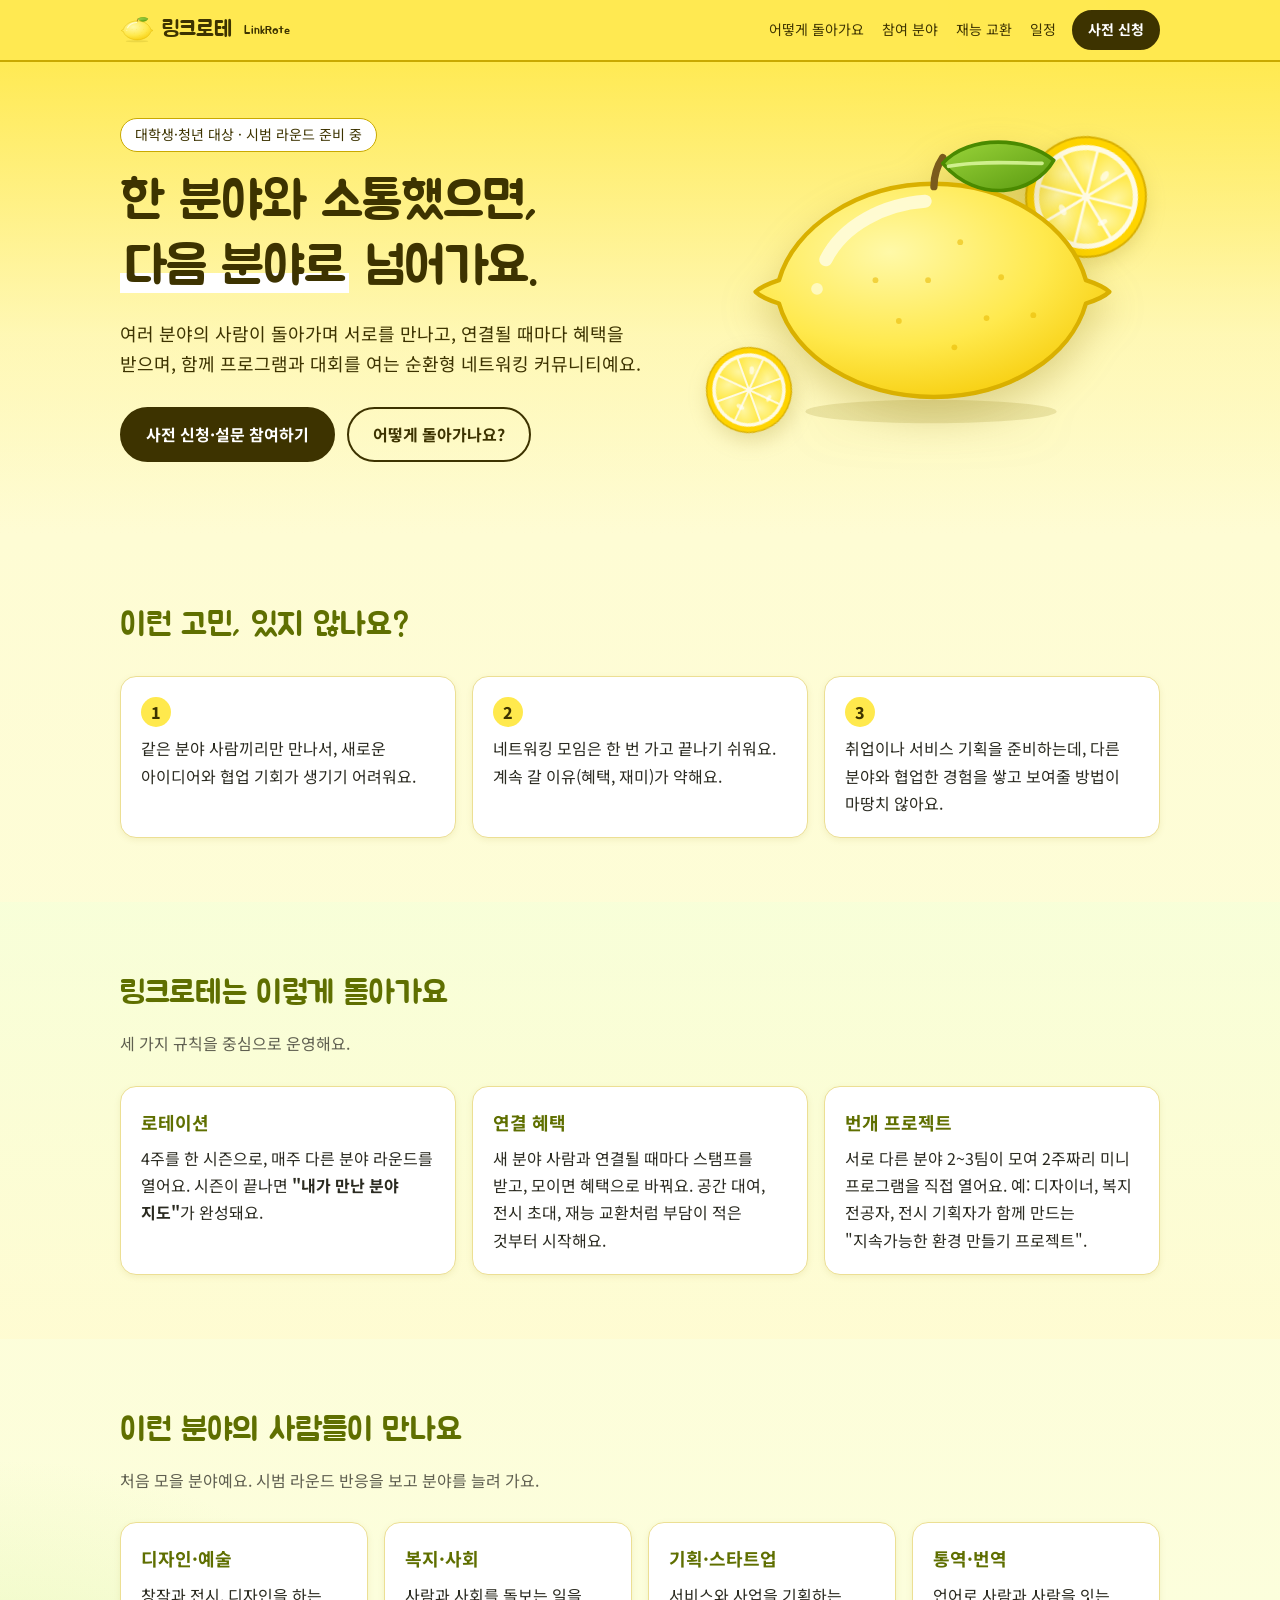
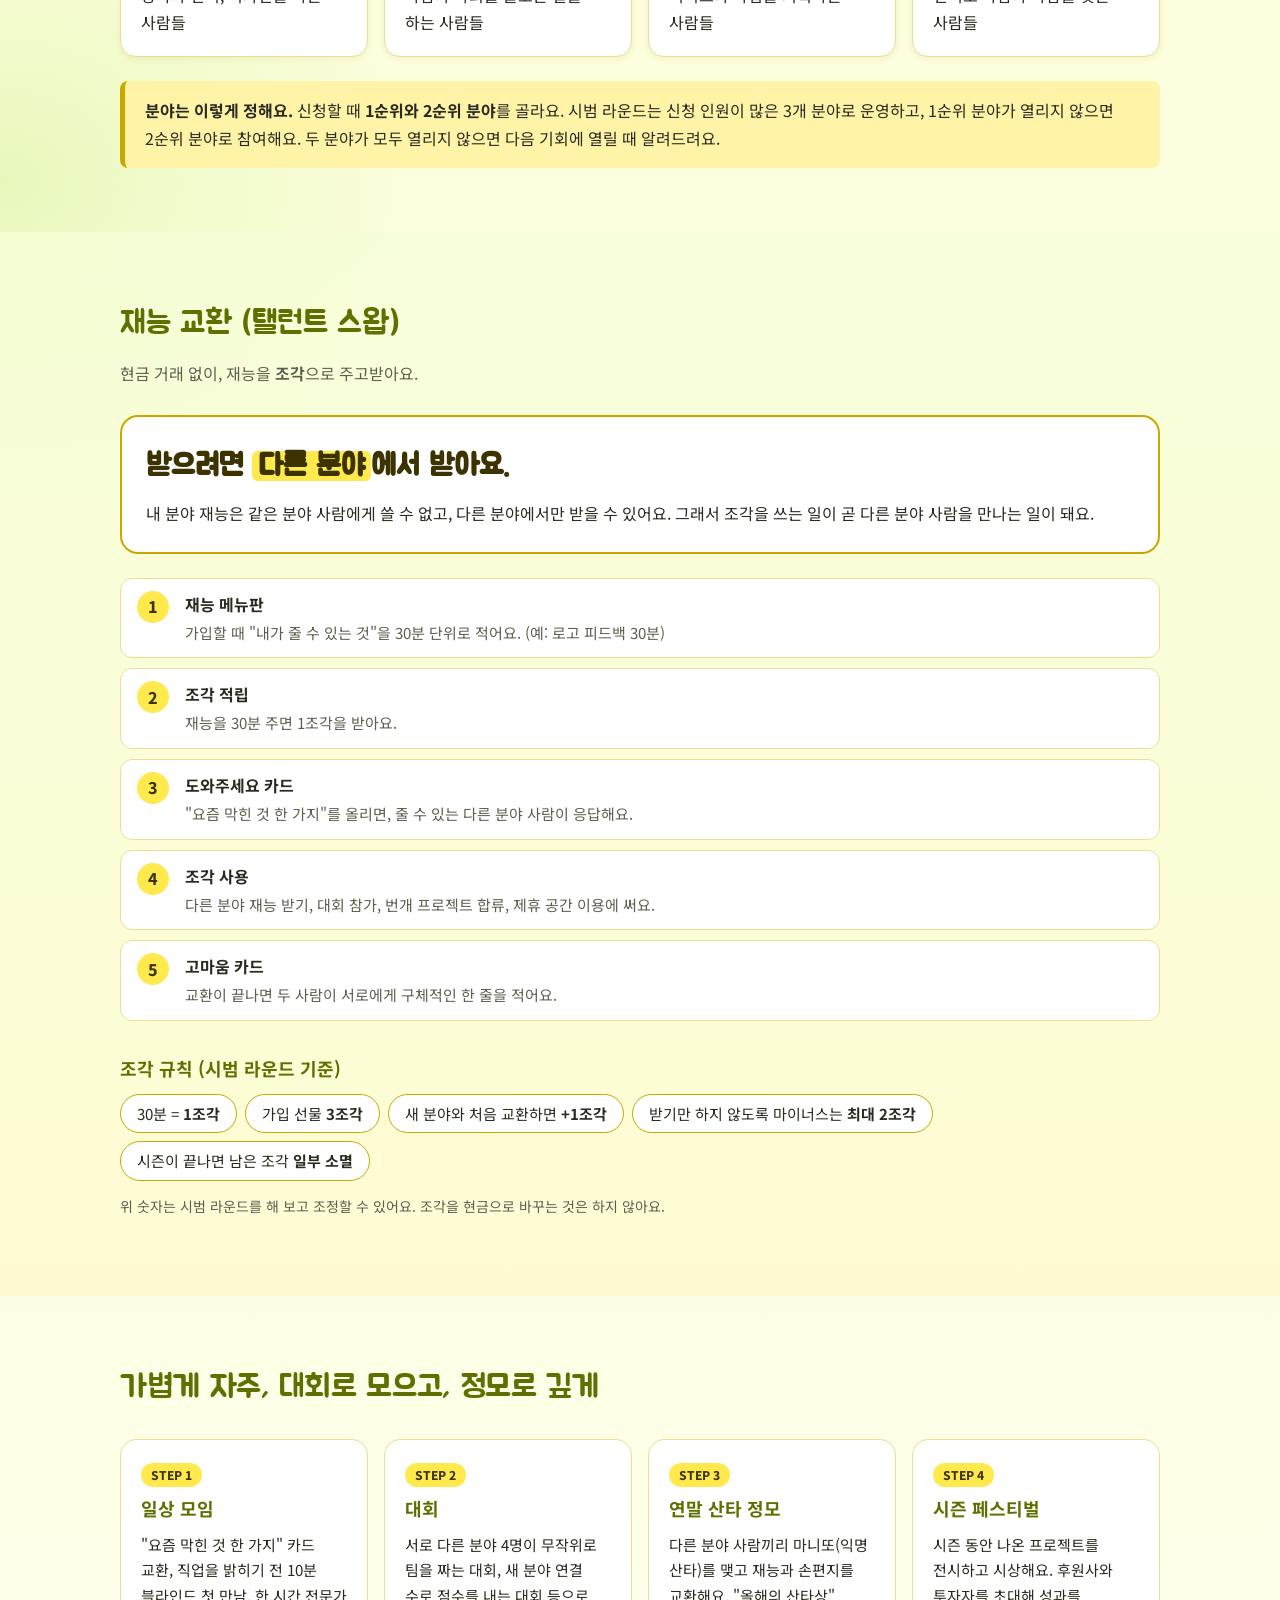
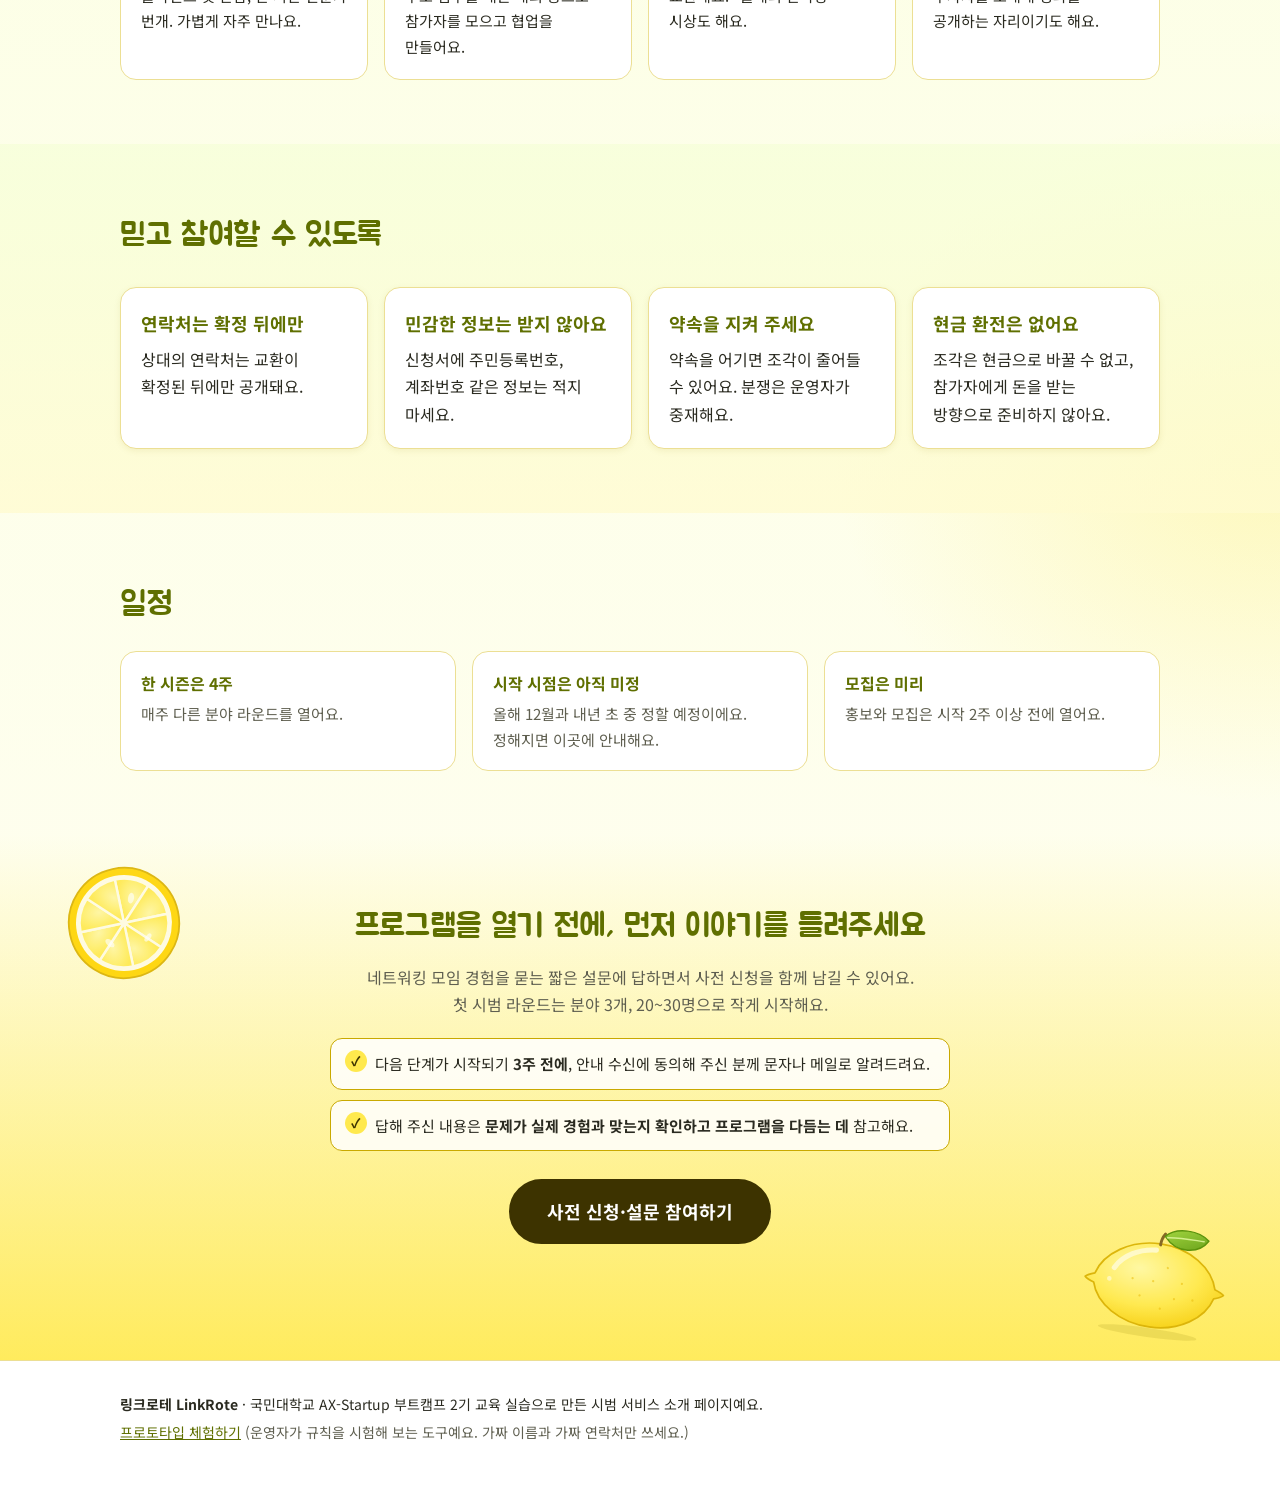
<file: index.html>
<!DOCTYPE html>
<html lang="ko">
<head>
<meta charset="utf-8">
<meta name="viewport" content="width=device-width, initial-scale=1">
<title>링크로테 | 분야를 돌아가며 만나는 순환 네트워킹</title>
<meta name="description" content="여러 분야의 사람이 돌아가며 서로를 만나고, 연결될 때마다 혜택을 받으며, 함께 프로그램과 대회를 여는 순환형 네트워킹 커뮤니티, 링크로테.">
<link rel="icon" type="image/svg+xml" href="img/lemon.svg">
<link rel="preconnect" href="https://fonts.googleapis.com">
<link rel="preconnect" href="https://fonts.gstatic.com" crossorigin>
<link href="https://fonts.googleapis.com/css2?family=Jua&family=Noto+Sans+KR:wght@400;500;700;800&display=swap" rel="stylesheet">
<link rel="stylesheet" href="css/landing.css">
</head>
<body>

<header class="top">
  <div class="wrap top-in">
    <a class="logo" href="#top"><img src="img/lemon.svg" alt="" aria-hidden="true">링크로테 <small>LinkRote</small></a>
    <nav aria-label="페이지 안 메뉴">
      <a href="#how">어떻게 돌아가요</a>
      <a href="#fields">참여 분야</a>
      <a href="#swap">재능 교환</a>
      <a href="#schedule">일정</a>
      <a class="btn small" href="#apply" data-apply>사전 신청</a>
    </nav>
  </div>
</header>

<main id="top">

  <!-- 첫 화면 -->
  <section class="hero">
    <div class="wrap hero-grid">
      <div class="hero-text">
      <p class="badge">대학생·청년 대상 · 시범 라운드 준비 중</p>
      <h1>한 분야와 소통했으면,<br><em>다음 분야로</em> 넘어가요.</h1>
      <p class="lead">여러 분야의 사람이 돌아가며 서로를 만나고, 연결될 때마다 혜택을 받으며, 함께 프로그램과 대회를 여는 순환형 네트워킹 커뮤니티예요.</p>
      <div class="cta">
        <a class="btn" href="#apply" data-apply>사전 신청·설문 참여하기</a>
        <a class="btn ghost" href="#how">어떻게 돌아가나요?</a>
      </div>
      </div>
      <div class="hero-art" aria-hidden="true">
        <img class="slice s1" src="img/slice.svg" alt="">
        <img class="slice s2" src="img/slice.svg" alt="">
        <img class="lemon" src="img/lemon.svg" alt="">
      </div>
    </div>
  </section>

  <!-- 문제 -->
  <section class="sec">
    <div class="wrap">
      <h2>이런 고민, 있지 않나요?</h2>
      <ul class="cards three">
        <li><span class="num">1</span><p>같은 분야 사람끼리만 만나서, 새로운 아이디어와 협업 기회가 생기기 어려워요.</p></li>
        <li><span class="num">2</span><p>네트워킹 모임은 한 번 가고 끝나기 쉬워요. 계속 갈 이유(혜택, 재미)가 약해요.</p></li>
        <li><span class="num">3</span><p>취업이나 서비스 기획을 준비하는데, 다른 분야와 협업한 경험을 쌓고 보여줄 방법이 마땅치 않아요.</p></li>
      </ul>
    </div>
  </section>

  <!-- 규칙 -->
  <section class="sec alt" id="how">
    <div class="wrap">
      <h2>링크로테는 이렇게 돌아가요</h2>
      <p class="sub">세 가지 규칙을 중심으로 운영해요.</p>
      <ol class="cards three">
        <li><h3>로테이션</h3><p>4주를 한 시즌으로, 매주 다른 분야 라운드를 열어요. 시즌이 끝나면 <b>"내가 만난 분야 지도"</b>가 완성돼요.</p></li>
        <li><h3>연결 혜택</h3><p>새 분야 사람과 연결될 때마다 스탬프를 받고, 모이면 혜택으로 바꿔요. 공간 대여, 전시 초대, 재능 교환처럼 부담이 적은 것부터 시작해요.</p></li>
        <li><h3>번개 프로젝트</h3><p>서로 다른 분야 2~3팀이 모여 2주짜리 미니 프로그램을 직접 열어요. 예: 디자이너, 복지 전공자, 전시 기획자가 함께 만드는 "지속가능한 환경 만들기 프로젝트".</p></li>
      </ol>
    </div>
  </section>

  <!-- 분야 -->
  <section class="sec" id="fields">
    <div class="wrap">
      <h2>이런 분야의 사람들이 만나요</h2>
      <p class="sub">처음 모을 분야예요. 시범 라운드 반응을 보고 분야를 늘려 가요.</p>
      <ul class="cards four">
        <li><h3>디자인·예술</h3><p>창작과 전시, 디자인을 하는 사람들</p></li>
        <li><h3>복지·사회</h3><p>사람과 사회를 돌보는 일을 하는 사람들</p></li>
        <li><h3>기획·스타트업</h3><p>서비스와 사업을 기획하는 사람들</p></li>
        <li><h3>통역·번역</h3><p>언어로 사람과 사람을 잇는 사람들</p></li>
      </ul>
      <div class="note">
        <b>분야는 이렇게 정해요.</b> 신청할 때 <b>1순위와 2순위 분야</b>를 골라요. 시범 라운드는 신청 인원이 많은 3개 분야로 운영하고, 1순위 분야가 열리지 않으면 2순위 분야로 참여해요. 두 분야가 모두 열리지 않으면 다음 기회에 열릴 때 알려드려요.
      </div>
    </div>
  </section>

  <!-- 재능 교환 -->
  <section class="sec alt" id="swap">
    <div class="wrap">
      <h2>재능 교환 (탤런트 스왑)</h2>
      <p class="sub">현금 거래 없이, 재능을 <b>조각</b>으로 주고받아요.</p>
      <div class="rule">
        <p class="big-rule">받으려면 <em>다른 분야</em>에서 받아요.</p>
        <p>내 분야 재능은 같은 분야 사람에게 쓸 수 없고, 다른 분야에서만 받을 수 있어요. 그래서 조각을 쓰는 일이 곧 다른 분야 사람을 만나는 일이 돼요.</p>
      </div>
      <ol class="steps">
        <li><b>재능 메뉴판</b><span>가입할 때 "내가 줄 수 있는 것"을 30분 단위로 적어요. (예: 로고 피드백 30분)</span></li>
        <li><b>조각 적립</b><span>재능을 30분 주면 1조각을 받아요.</span></li>
        <li><b>도와주세요 카드</b><span>"요즘 막힌 것 한 가지"를 올리면, 줄 수 있는 다른 분야 사람이 응답해요.</span></li>
        <li><b>조각 사용</b><span>다른 분야 재능 받기, 대회 참가, 번개 프로젝트 합류, 제휴 공간 이용에 써요.</span></li>
        <li><b>고마움 카드</b><span>교환이 끝나면 두 사람이 서로에게 구체적인 한 줄을 적어요.</span></li>
      </ol>
      <h3 class="mini">조각 규칙 (시범 라운드 기준)</h3>
      <ul class="chips">
        <li>30분 = <b>1조각</b></li>
        <li>가입 선물 <b>3조각</b></li>
        <li>새 분야와 처음 교환하면 <b>+1조각</b></li>
        <li>받기만 하지 않도록 마이너스는 <b>최대 2조각</b></li>
        <li>시즌이 끝나면 남은 조각 <b>일부 소멸</b></li>
      </ul>
      <p class="fine">위 숫자는 시범 라운드를 해 보고 조정할 수 있어요. 조각을 현금으로 바꾸는 것은 하지 않아요.</p>
    </div>
  </section>

  <!-- 프로그램 -->
  <section class="sec">
    <div class="wrap">
      <h2>가볍게 자주, 대회로 모으고, 정모로 깊게</h2>
      <ol class="flow">
        <li><span class="step">STEP 1</span><h3>일상 모임</h3><p>"요즘 막힌 것 한 가지" 카드 교환, 직업을 밝히기 전 10분 블라인드 첫 만남, 한 시간 전문가 번개. 가볍게 자주 만나요.</p></li>
        <li><span class="step">STEP 2</span><h3>대회</h3><p>서로 다른 분야 4명이 무작위로 팀을 짜는 대회, 새 분야 연결 수로 점수를 내는 대회 등으로 참가자를 모으고 협업을 만들어요.</p></li>
        <li><span class="step">STEP 3</span><h3>연말 산타 정모</h3><p>다른 분야 사람끼리 마니또(익명 산타)를 맺고 재능과 손편지를 교환해요. "올해의 산타상" 시상도 해요.</p></li>
        <li><span class="step">STEP 4</span><h3>시즌 페스티벌</h3><p>시즌 동안 나온 프로젝트를 전시하고 시상해요. 후원사와 투자자를 초대해 성과를 공개하는 자리이기도 해요.</p></li>
      </ol>
    </div>
  </section>

  <!-- 약속 -->
  <section class="sec alt">
    <div class="wrap">
      <h2>믿고 참여할 수 있도록</h2>
      <ul class="cards four">
        <li><h3>연락처는 확정 뒤에만</h3><p>상대의 연락처는 교환이 확정된 뒤에만 공개돼요.</p></li>
        <li><h3>민감한 정보는 받지 않아요</h3><p>신청서에 주민등록번호, 계좌번호 같은 정보는 적지 마세요.</p></li>
        <li><h3>약속을 지켜 주세요</h3><p>약속을 어기면 조각이 줄어들 수 있어요. 분쟁은 운영자가 중재해요.</p></li>
        <li><h3>현금 환전은 없어요</h3><p>조각은 현금으로 바꿀 수 없고, 참가자에게 돈을 받는 방향으로 준비하지 않아요.</p></li>
      </ul>
    </div>
  </section>

  <!-- 일정 -->
  <section class="sec" id="schedule">
    <div class="wrap">
      <h2>일정</h2>
      <div class="sched">
        <div><b>한 시즌은 4주</b><p>매주 다른 분야 라운드를 열어요.</p></div>
        <div><b>시작 시점은 아직 미정</b><p>올해 12월과 내년 초 중 정할 예정이에요. 정해지면 이곳에 안내해요.</p></div>
        <div><b>모집은 미리</b><p>홍보와 모집은 시작 2주 이상 전에 열어요.</p></div>
      </div>
    </div>
  </section>

  <!-- 신청 -->
  <section class="sec apply" id="apply">
    <img class="deco d1" src="img/slice.svg" alt="" aria-hidden="true">
    <img class="deco d2" src="img/lemon.svg" alt="" aria-hidden="true">
    <div class="wrap">
      <h2>프로그램을 열기 전에, 먼저 이야기를 들려주세요</h2>
      <p class="sub">네트워킹 모임 경험을 묻는 짧은 설문에 답하면서 사전 신청을 함께 남길 수 있어요.<br>첫 시범 라운드는 분야 3개, 20~30명으로 작게 시작해요.</p>
      <ul class="notes">
        <li>다음 단계가 시작되기 <b>3주 전에</b>, 안내 수신에 동의해 주신 분께 문자나 메일로 알려드려요.</li>
        <li>답해 주신 내용은 <b>문제가 실제 경험과 맞는지 확인하고 프로그램을 다듬는 데</b> 참고해요.</li>
      </ul>
      <a class="btn big" href="#apply" data-apply>사전 신청·설문 참여하기</a>
      <p class="fine" id="apply-msg" role="status"></p>
    </div>
  </section>

</main>

<footer>
  <div class="wrap">
    <p><b>링크로테 LinkRote</b> · 국민대학교 AX-Startup 부트캠프 2기 교육 실습으로 만든 시범 서비스 소개 페이지예요.</p>
    <p class="fine"><a href="prototype/">프로토타입 체험하기</a> (운영자가 규칙을 시험해 보는 도구예요. 가짜 이름과 가짜 연락처만 쓰세요.)</p>
  </div>
</footer>

<script>
/* 신청 버튼 설정
   구글 폼을 만들면 아래 따옴표 안에 폼 주소를 붙여 넣으세요. 예: 'https://forms.gle/abcdEFGH'
   비워 두면 신청 버튼을 눌렀을 때 "준비 중" 안내가 나와요. */
var FORM_URL = 'https://docs.google.com/forms/d/e/1FAIpQLSdgKWpyEdGZkxTXvHGN_Dna2N7EGoRFpGXIlpROQQZymTZ7jw/viewform';

(function () {
  var msg = document.getElementById('apply-msg');
  var links = document.querySelectorAll('[data-apply]');
  Array.prototype.forEach.call(links, function (a) {
    if (FORM_URL) {
      a.href = FORM_URL;
      a.target = '_blank';
      a.rel = 'noopener noreferrer';
    } else {
      a.addEventListener('click', function (e) {
        e.preventDefault();
        var target = document.getElementById('apply');
        if (target) target.scrollIntoView({ behavior: 'smooth' });
        if (msg) msg.textContent = '신청 링크는 준비 중이에요. 곧 열리면 이곳에 안내할게요.';
      });
    }
  });
})();
</script>
</body>
</html>
</file>
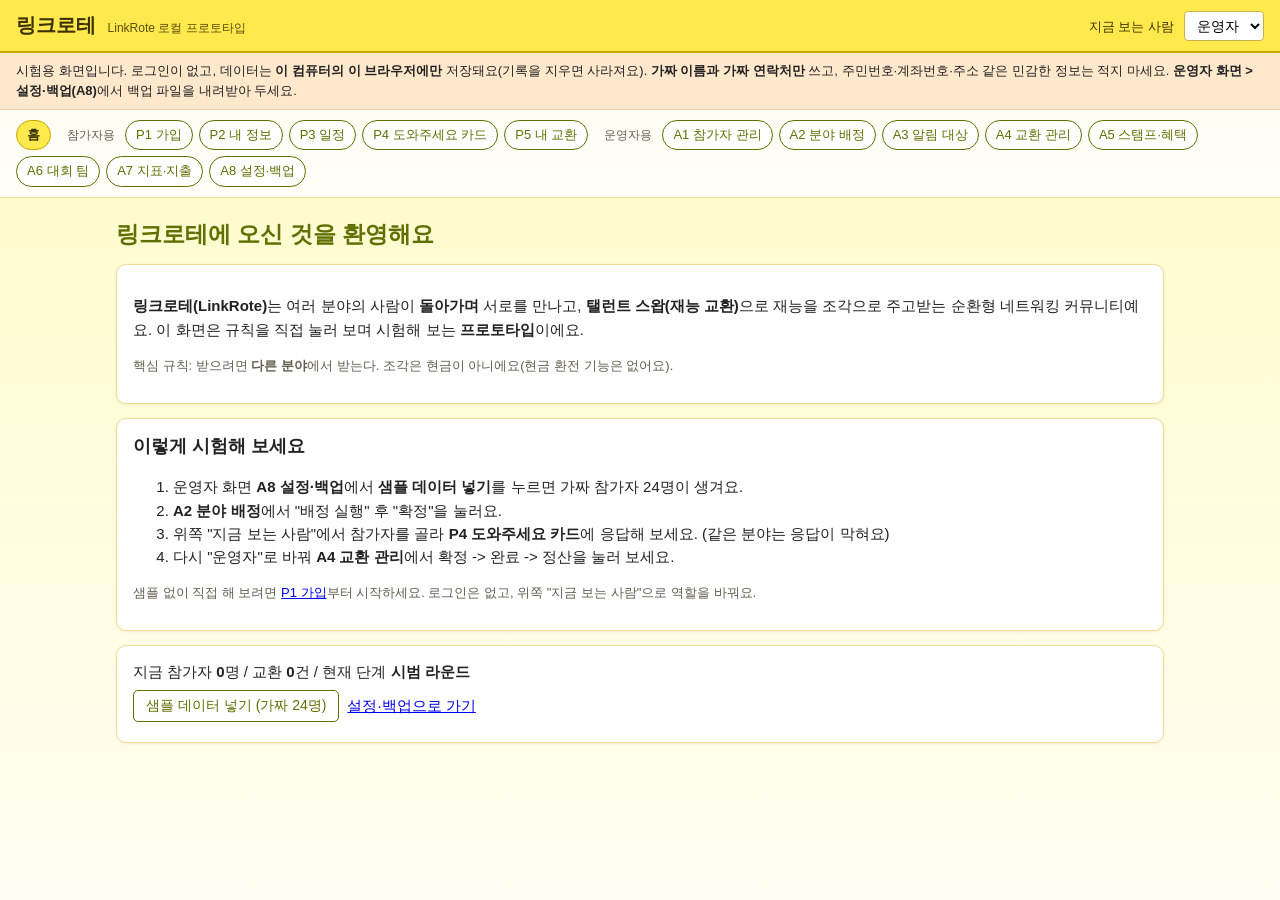
<file: prototype/index.html>
<!DOCTYPE html>
<html lang="ko">
<head>
  <meta charset="UTF-8">
  <meta name="viewport" content="width=device-width, initial-scale=1">
  <title>링크로테 프로토타입</title>
  <link rel="stylesheet" href="css/style.css">
</head>
<body>
  <!-- 맨 위 줄: 서비스 이름 + "지금 보는 사람" 선택 상자 (로그인 대신 역할을 바꿔 가며 시험합니다) -->
  <header class="topbar">
    <div class="brand">링크로테 <small>LinkRote 로컬 프로토타입</small></div>
    <div class="viewer">
      <label for="viewerSelect">지금 보는 사람</label>
      <select id="viewerSelect"></select>
    </div>
  </header>

  <!-- 시험용 안내: 항상 보이게 둡니다 -->
  <div class="notice-bar">
    시험용 화면입니다. 로그인이 없고, 데이터는 <b>이 컴퓨터의 이 브라우저에만</b> 저장돼요(기록을 지우면 사라져요).
    <b>가짜 이름과 가짜 연락처만</b> 쓰고, 주민번호·계좌번호·주소 같은 민감한 정보는 적지 마세요.
    <b>운영자 화면 &gt; 설정·백업(A8)</b>에서 백업 파일을 내려받아 두세요.
    <span id="storageWarn"></span>
  </div>

  <!-- 메뉴: app.js가 채웁니다 -->
  <nav id="menu" class="menu"></nav>

  <!-- 화면이 그려지는 곳 -->
  <main id="app" class="main"></main>

  <!-- 스크립트는 일반 방식으로, 아래 순서대로 불러옵니다 (type="module" 쓰지 않기: file://에서 막힘) -->
  <script src="js/config.js"></script>
  <script src="js/store.js"></script>
  <script src="js/rules.js"></script>
  <script src="js/views-participant.js"></script>
  <script src="js/views-admin.js"></script>
  <script src="js/app.js"></script>
</body>
</html>
</file>
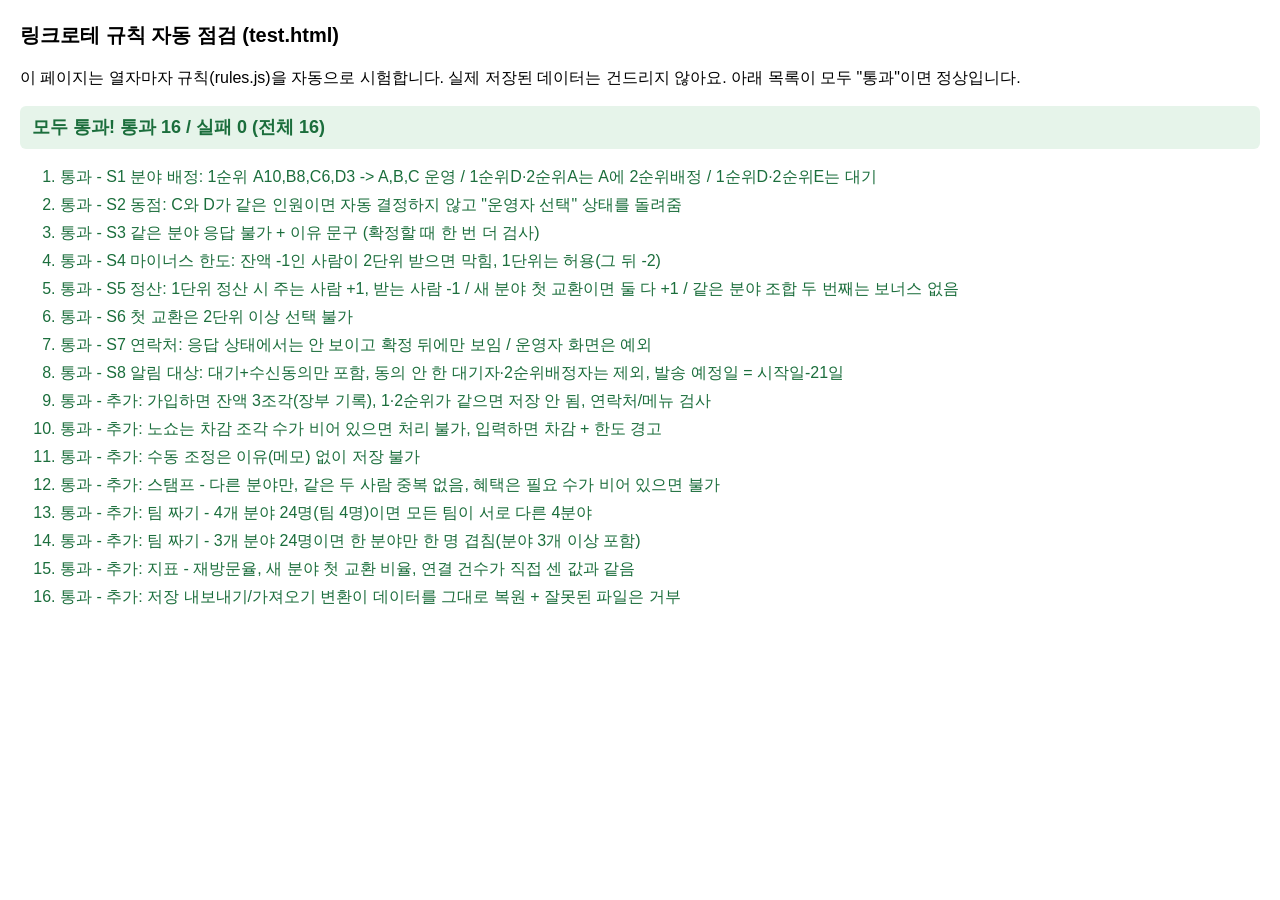
<file: test.html>
<!DOCTYPE html>
<html lang="ko">
<head>
  <meta charset="UTF-8">
  <title>링크로테 규칙 자동 점검</title>
  <style>
    body { font-family: "Malgun Gothic", sans-serif; margin: 20px; line-height: 1.5; }
    h1 { font-size: 20px; }
    #summary { font-size: 18px; font-weight: bold; margin: 10px 0 16px; padding: 8px 12px; border-radius: 6px; }
    #summary.ok { background: #e6f4ea; color: #1b6e3c; }
    #summary.fail { background: #fdecea; color: #b3261e; }
    li { margin: 4px 0; }
    .pass { color: #1b6e3c; }
    .fail { color: #b3261e; font-weight: bold; }
    .msg { color: #b3261e; font-size: 13px; display: block; margin-left: 18px; }
  </style>
</head>
<body>
  <h1>링크로테 규칙 자동 점검 (test.html)</h1>
  <p>이 페이지는 열자마자 규칙(rules.js)을 자동으로 시험합니다. 실제 저장된 데이터는 건드리지 않아요. 아래 목록이 모두 "통과"이면 정상입니다.</p>
  <div id="summary"></div>
  <ol id="list"></ol>

  <script src="js/config.js"></script>
  <script src="js/store.js"></script>
  <script src="js/rules.js"></script>
  <script>
    /* 시험 도우미: test(이름, 함수) 로 시험을 등록하고, 함수 안에서 check(조건, 설명)을 씁니다. */
    var R = LR.rules, S0 = LR.store;
    var tests = [];
    function test(name, fn) { tests.push({ name: name, fn: fn }); }
    function check(cond, what) { if (!cond) throw new Error('실패: ' + what); }

    // 시험용 참가자 만들기 (field: 배정된 분야, gift: 가입 선물 조각)
    function addP(s, name, field, gift, contact) {
      var p = { id: S0.newId(s, 'p'), name: name, pref1: field, pref2: 'Z', assignedField: field,
                assignStatus: field ? '1순위배정' : '대기', contact: contact || '', consentMsg: true,
                firstStage: '시범', stages: { '시범': true, '스왑': false, '정식': false }, notified: false };
      s.participants.push(p);
      if (gift) R.addLedger(s, p.id, gift, '가입선물', null, '');
      return p;
    }
    function addCard(s, ownerId) {
      var c = { id: S0.newId(s, 'c'), ownerId: ownerId, text: '시험 카드', status: '열림', createdAt: '' };
      s.helpCards.push(c); return c;
    }
    // 교환 한 건을 응답 -> 확정 -> 완료 -> 고마움 -> 정산까지 진행
    function fullExchange(s, giver, receiver, units) {
      var card = addCard(s, receiver.id);
      var r = R.respond(s, giver.id, card.id, units, '시험 재능'); check(r.ok, '응답 단계: ' + r.reason);
      var id = r.exchange.id;
      var c = R.confirmExchange(s, id); check(c.ok, '확정 단계: ' + c.reason);
      check(R.completeExchange(s, id).ok, '완료 단계');
      check(R.writeThanks(s, id, giver.id, '고마워요 1').ok, '고마움 카드(주는 사람)');
      check(R.writeThanks(s, id, receiver.id, '고마워요 2').ok, '고마움 카드(받는 사람)');
      var st = R.settle(s, id); check(st.ok, '정산 단계: ' + st.reason);
      return R.findById(s.exchanges, id);
    }
    // 1순위 분야별 인원으로 참가자 목록 만들기: {A:10,B:8,...}
    function crowd(counts) {
      var list = [], n = 0;
      Object.keys(counts).forEach(function (f) {
        for (var i = 0; i < counts[f]; i++) { n++; list.push({ id: 'q' + n, pref1: f, pref2: 'A' === f ? 'B' : 'A' }); }
      });
      return list;
    }

    /* ---------------- S1 ~ S8 (개발 계획서 9장) ---------------- */

    test('S1 분야 배정: 1순위 A10,B8,C6,D3 -> A,B,C 운영 / 1순위D·2순위A는 A에 2순위배정 / 1순위D·2순위E는 대기', function () {
      var list = crowd({ A: 10, B: 8, C: 6 });
      list.push({ id: 'x2', pref1: 'D', pref2: 'A' });   // 2순위배정 예상
      list.push({ id: 'y', pref1: 'D', pref2: 'E' });    // 대기 예상
      list.push({ id: 'z', pref1: 'D', pref2: 'B' });    // D가 총 3명이 되도록
      var res = R.assignFields(list, 3);
      check(!res.needsChoice, '동점이 아니므로 선택이 필요 없어야 함');
      check(res.operating.slice().sort().join(',') === 'A,B,C', '운영 분야는 A,B,C (실제: ' + res.operating + ')');
      check(res.results['x2'].assignedField === 'A' && res.results['x2'].assignStatus === '2순위배정', '1순위D·2순위A -> A 2순위배정');
      check(res.results['y'].assignedField === null && res.results['y'].assignStatus === '대기', '1순위D·2순위E -> 대기');
      check(res.results['q1'].assignStatus === '1순위배정', '1순위가 운영되는 사람은 1순위배정');
    });

    test('S2 동점: C와 D가 같은 인원이면 자동 결정하지 않고 "운영자 선택" 상태를 돌려줌', function () {
      var list = crowd({ A: 10, B: 8, C: 6, D: 6 });
      var res = R.assignFields(list, 3);
      check(res.needsChoice === true, 'needsChoice가 true여야 함');
      check(res.tie && res.tie.tied.slice().sort().join(',') === 'C,D', '동점 분야는 C,D');
      check(res.tie.pick === 1, '1개를 골라야 함');
      check(Object.keys(res.results).length === 0, '선택 전에는 배정 결과를 만들지 않음');
      var res2 = R.assignFields(list, 3, ['D']);
      check(!res2.needsChoice && res2.operating.indexOf('D') >= 0 && res2.operating.indexOf('C') < 0, 'D를 고르면 A,B,D 운영');
      var bad = R.assignFields(list, 3, ['A']);
      check(bad.needsChoice === true, '동점 대상이 아닌 분야를 고르면 인정하지 않음');
    });

    test('S3 같은 분야 응답 불가 + 이유 문구 (확정할 때 한 번 더 검사)', function () {
      var s = S0.emptyState();
      var a1 = addP(s, '가', 'A', 3), a2 = addP(s, '나', 'A', 3), b1 = addP(s, '다', 'B', 3);
      var card = addCard(s, a1.id);
      var r = R.canRespond(s, a2.id, card);
      check(r.ok === false && /같은 분야/.test(r.reason), '같은 분야는 응답 불가 + 이유(같은 분야) 문구');
      check(R.canRespond(s, b1.id, card).ok === true, '다른 분야는 응답 가능');
      check(R.canRespond(s, a1.id, card).ok === false, '자기 카드에는 응답 불가');
      var w = addP(s, '대기자', null, 3);
      check(R.canRespond(s, w.id, card).ok === false, '대기 상태 응답자는 불가');
      var card2 = addCard(s, w.id);
      check(R.canRespond(s, b1.id, card2).ok === false, '카드 주인이 대기이면 불가');
      // 응답 뒤에 분야가 바뀌어 같은 분야가 되면 확정 단계에서 막혀야 함
      var resp = R.respond(s, b1.id, card.id, 1, '');
      check(resp.ok, '다른 분야 응답은 만들어짐');
      b1.assignedField = 'A';
      var cf = R.confirmExchange(s, resp.exchange.id);
      check(cf.ok === false && /같은 분야/.test(cf.reason), '확정 때 한 번 더 막힘');
    });

    test('S4 마이너스 한도: 잔액 -1인 사람이 2단위 받으면 막힘, 1단위는 허용(그 뒤 -2)', function () {
      var s = S0.emptyState();
      var giver = addP(s, '주는이', 'A', 3), recv = addP(s, '받는이', 'B', 3);
      fullExchange(s, giver, recv, 1);   // 둘 다 첫 교환을 끝냄(이후에는 2단위도 가능한 상태)
      R.manualAdjust(s, recv.id, -1 - R.balance(s, recv.id), '시험: 잔액을 -1로 맞춤');
      check(R.balance(s, recv.id) === -1, '잔액이 -1');
      var card2 = addCard(s, recv.id);
      var r2 = R.respond(s, giver.id, card2.id, 2, '');
      check(r2.ok, '응답은 만들어짐(한도는 확정 때 검사): ' + r2.reason);
      var c2 = R.confirmExchange(s, r2.exchange.id);
      check(c2.ok === false && /마이너스 한도/.test(c2.reason), '2단위는 확정 막힘 + 이유 문구');
      var card1 = addCard(s, recv.id);
      var r1 = R.respond(s, giver.id, card1.id, 1, '');
      check(r1.ok, '1단위 응답');
      var c1 = R.confirmExchange(s, r1.exchange.id);
      check(c1.ok === true, '1단위는 확정 허용: ' + c1.reason);
      R.completeExchange(s, r1.exchange.id);
      R.writeThanks(s, r1.exchange.id, giver.id, 'a'); R.writeThanks(s, r1.exchange.id, recv.id, 'b');
      var st = R.settle(s, r1.exchange.id);
      check(st.ok, '정산 허용: ' + st.reason);
      check(R.balance(s, recv.id) === -2, '같은 두 사람이라 보너스 없이 잔액 -2 (실제 ' + R.balance(s, recv.id) + ')');
      // 이제 -2이므로 1단위도 더 못 받음
      var card3 = addCard(s, recv.id);
      var r3 = R.respond(s, giver.id, card3.id, 1, ''); check(r3.ok, '응답');
      check(R.confirmExchange(s, r3.exchange.id).ok === false, '잔액 -2에서는 더 받을 수 없음');
    });

    test('S5 정산: 1단위 정산 시 주는 사람 +1, 받는 사람 -1 / 새 분야 첫 교환이면 둘 다 +1 / 같은 분야 조합 두 번째는 보너스 없음', function () {
      var s = S0.emptyState();
      var a1 = addP(s, 'A1', 'A', 3), b1 = addP(s, 'B1', 'B', 3), b2 = addP(s, 'B2', 'B', 3);
      // B1(주는 사람) -> A1(받는 사람) 첫 교환
      fullExchange(s, b1, a1, 1);
      check(R.balance(s, b1.id) === 3 + 1 + 1, '주는 사람 +1 +보너스1 = 5 (실제 ' + R.balance(s, b1.id) + ')');
      check(R.balance(s, a1.id) === 3 - 1 + 1, '받는 사람 -1 +보너스1 = 3 (실제 ' + R.balance(s, a1.id) + ')');
      // 같은 두 사람 두 번째 교환: 보너스 없음
      var ex2 = fullExchange(s, b1, a1, 1);
      check(ex2.newFieldBonus === false, '두 번째 교환은 보너스 없음');
      check(R.balance(s, b1.id) === 6, '주는 사람 6 (실제 ' + R.balance(s, b1.id) + ')');
      check(R.balance(s, a1.id) === 2, '받는 사람 2 (실제 ' + R.balance(s, a1.id) + ')');
      // A1과 B2의 첫 교환: A1은 이미 B분야와 정산 경험이 있어 보너스 없음, B2는 처음이라 보너스
      fullExchange(s, b2, a1, 1);
      check(R.balance(s, b2.id) === 5, 'B2는 새 분야 보너스 받음 5 (실제 ' + R.balance(s, b2.id) + ')');
      check(R.balance(s, a1.id) === 1, 'A1은 B분야와 이미 정산 경험이 있어 보너스 없음 1 (실제 ' + R.balance(s, a1.id) + ')');
      // 장부 줄 수: 정산은 적립/차감 두 줄(+보너스)
      var bonusRows = s.ledger.filter(function (l) { return l.type === '새분야보너스'; }).length;
      check(bonusRows === 3, '보너스 장부 줄 3개 (실제 ' + bonusRows + ')');
      // 설정에서 보너스 대상을 "주는사람"으로 바꾸면 즉시 반영
      var s2 = S0.emptyState(); s2.settings.bonusRecipient = '주는사람';
      var p = addP(s2, 'P', 'A', 3), q = addP(s2, 'Q', 'B', 3);
      fullExchange(s2, q, p, 1);
      check(R.balance(s2, q.id) === 5 && R.balance(s2, p.id) === 2, '주는사람만 보너스 (실제 ' + R.balance(s2, q.id) + ',' + R.balance(s2, p.id) + ')');
    });

    test('S6 첫 교환은 2단위 이상 선택 불가', function () {
      var s = S0.emptyState();
      var g = addP(s, '주는이', 'A', 3), r = addP(s, '받는이', 'B', 3);
      var card = addCard(s, r.id);
      var bad = R.respond(s, g.id, card.id, 2, '');
      check(bad.ok === false && /첫 교환/.test(bad.reason), '첫 교환 2단위는 막힘 + 이유 문구');
      var ok = R.respond(s, g.id, card.id, 1, '');
      check(ok.ok === true, '첫 교환 1단위는 허용');
      var ck = R.checkUnits(s, g.id, r.id, 0, null);
      check(ck.ok === false, '0단위도 불가');
    });

    test('S7 연락처: 응답 상태에서는 안 보이고 확정 뒤에만 보임 / 운영자 화면은 예외', function () {
      var s = S0.emptyState();
      var g = addP(s, '주는이', 'A', 3, 'giver@example.com'), r = addP(s, '받는이', 'B', 3, '010-0000-0002');
      var card = addCard(s, r.id);
      var ex = R.respond(s, g.id, card.id, 1, '').exchange;
      check(R.contactFor(s, g.id, ex).visible === false, '응답 상태: 주는 사람에게 안 보임');
      check(R.contactFor(s, r.id, ex).visible === false, '응답 상태: 받는 사람에게 안 보임');
      check(R.contactFor(s, 'admin', ex).visible === true, '운영자는 예외로 보임');
      R.confirmExchange(s, ex.id);
      var cg = R.contactFor(s, g.id, ex), cr = R.contactFor(s, r.id, ex);
      check(cg.visible && cg.text === '010-0000-0002', '확정 뒤 주는 사람이 받는 사람 연락처를 봄');
      check(cr.visible && cr.text === 'giver@example.com', '확정 뒤 받는 사람이 주는 사람 연락처를 봄');
      var other = addP(s, '남', 'C', 3, 'x@example.com');
      check(R.contactFor(s, other.id, ex).visible === false, '당사자가 아니면 안 보임');
      R.cancelExchange(s, ex.id);
      check(R.contactFor(s, g.id, ex).visible === false, '취소되면 다시 가려짐');
    });

    test('S8 알림 대상: 대기+수신동의만 포함, 동의 안 한 대기자·2순위배정자는 제외, 발송 예정일 = 시작일-21일', function () {
      var s = S0.emptyState();
      var w1 = addP(s, '대기동의', null, 3, 'w1@example.com'); w1.assignStatus = '대기'; w1.consentMsg = true;
      var w2 = addP(s, '대기비동의', null, 3, 'w2@example.com'); w2.assignStatus = '대기'; w2.consentMsg = false;
      var sec = addP(s, '2순위', 'A', 3, 's@example.com'); sec.assignStatus = '2순위배정'; sec.consentMsg = true;
      s.settings.nextStageStartDate = '2027-03-22';
      var t = R.notifyTargets(s);
      var names = t.list.map(function (p) { return p.name; });
      check(names.length === 1 && names[0] === '대기동의', '목록은 대기동의 한 명뿐 (실제 ' + names + ')');
      check(t.sendDate === '2027-03-01', '발송 예정일 2027-03-01 (실제 ' + t.sendDate + ')');
      s.settings.nextStageStartDate = '';
      check(R.notifyTargets(s).sendDate === null, '시작일이 비어 있으면 발송 예정일 없음');
    });

    /* ---------------- 추가 점검 (계획서 완료 기준) ---------------- */

    test('추가: 가입하면 잔액 3조각(장부 기록), 1·2순위가 같으면 저장 안 됨, 연락처/메뉴 검사', function () {
      var s = S0.emptyState();
      var ok = R.signup(s, { name: '시험', pref1: 'A', pref2: 'B', contact: '010-1234-5678', consentMsg: true, menus: ['디자인 30분'] });
      check(ok.ok, '가입 성공');
      check(R.balance(s, ok.participant.id) === 3, '가입 직후 잔액 3');
      check(s.ledger.length === 1 && s.ledger[0].type === '가입선물', '장부에 가입선물 한 줄');
      var same = R.signup(s, { name: '시험2', pref1: 'A', pref2: 'a', contact: '', consentMsg: false, menus: ['x'] });
      check(!same.ok && s.participants.length === 1, '1·2순위가 같으면 저장 안 됨');
      var nomenu = R.signup(s, { name: '시험3', pref1: 'A', pref2: 'B', menus: ['', ' '] });
      check(!nomenu.ok, '재능 메뉴가 없으면 저장 안 됨');
      var consentNoContact = R.signup(s, { name: '시험4', pref1: 'A', pref2: 'B', consentMsg: true, menus: ['x'] });
      check(!consentNoContact.ok, '연락처 없이 수신 동의만 하면 저장 안 됨');
      var badContact = R.signup(s, { name: '시험5', pref1: 'A', pref2: 'B', contact: 'abc', menus: ['x'] });
      check(!badContact.ok, '연락처 모양이 틀리면 저장 안 됨');
      s.settings.signupGift = 5;
      var p2 = R.signup(s, { name: '시험6', pref1: 'A', pref2: 'B', menus: ['x'] });
      check(R.balance(s, p2.participant.id) === 5, '설정을 바꾸면 가입 선물도 즉시 바뀜');
    });

    test('추가: 노쇼는 차감 조각 수가 비어 있으면 처리 불가, 입력하면 차감 + 한도 경고', function () {
      var s = S0.emptyState();
      var g = addP(s, '주는이', 'A', 3), r = addP(s, '받는이', 'B', 3);
      var card = addCard(s, r.id);
      var ex = R.respond(s, g.id, card.id, 1, '').exchange;
      R.confirmExchange(s, ex.id);
      var blocked = R.markNoShow(s, ex.id, g.id);
      check(blocked.ok === false && /정해지지 않았어요/.test(blocked.reason), '비어 있으면 막힘 + 이유');
      s.settings.noShowPenalty = 6;
      var done = R.markNoShow(s, ex.id, g.id);
      check(done.ok && R.balance(s, g.id) === -3, '3 - 6 = -3 (실제 ' + R.balance(s, g.id) + ')');
      check(/경고/.test(done.warning), '한도(-2) 아래이므로 경고 문구가 나옴');
    });

    test('추가: 수동 조정은 이유(메모) 없이 저장 불가', function () {
      var s = S0.emptyState();
      var p = addP(s, '가', 'A', 3);
      check(R.manualAdjust(s, p.id, 2, '').ok === false, '메모 없으면 거부');
      check(R.manualAdjust(s, p.id, 2, '   ').ok === false, '공백 메모도 거부');
      check(R.manualAdjust(s, p.id, 2, '사정 있음').ok === true && R.balance(s, p.id) === 5, '메모 있으면 저장');
    });

    test('추가: 스탬프 - 다른 분야만, 같은 두 사람 중복 없음, 혜택은 필요 수가 비어 있으면 불가', function () {
      var s = S0.emptyState();
      var a = addP(s, 'a', 'A', 3), a2 = addP(s, 'a2', 'A', 3), b = addP(s, 'b', 'B', 3);
      check(R.addStampPair(s, a.id, a2.id, null).ok === false, '같은 분야는 스탬프 없음');
      check(R.addStampPair(s, a.id, b.id, null).ok === true && R.stampsTotal(s, a.id) === 1 && R.stampsTotal(s, b.id) === 1, '다른 분야는 둘 다 1개');
      check(R.addStampPair(s, b.id, a.id, null).ok === false, '같은 두 사람 중복 불가');
      var c = R.canRedeem(s, a.id);
      check(c.ok === false && /정해지지 않았어요/.test(c.reason), '필요 스탬프 수가 비어 있으면 불가 + 이유');
      s.settings.stampsPerBenefit = 1;
      check(R.redeem(s, a.id, '공간 대여').ok === true && R.stampsAvailable(s, a.id) === 0, '숫자를 넣으면 교환 가능');
      check(R.redeem(s, a.id, '전시 초대').ok === false, '스탬프가 없으면 불가');
      // 재능 교환(정산)을 해도 스탬프는 자동 생성되지 않음
      var s3 = S0.emptyState(); var x = addP(s3, 'x', 'A', 3), y = addP(s3, 'y', 'B', 3);
      fullExchange(s3, x, y, 1);
      check(s3.stamps.length === 0, '교환만으로 스탬프가 자동으로 생기지 않음');
    });

    test('추가: 팀 짜기 - 4개 분야 24명(팀 4명)이면 모든 팀이 서로 다른 4분야', function () {
      var s = S0.emptyState();
      ['A', 'B', 'C', 'D'].forEach(function (f) { for (var i = 0; i < 6; i++) addP(s, f + i, f, 3); });
      var r = R.buildTeams(s);
      check(r.ok && s.teams.length === 6, '6팀 (실제 ' + s.teams.length + ')');
      var ids = {};
      s.teams.forEach(function (t) {
        check(t.memberIds.length === 4, '팀 인원 4');
        check(R.teamDistinctFields(s, t) === 4, '한 팀에 서로 다른 분야 4개');
        t.memberIds.forEach(function (id) { ids[id] = true; });
      });
      check(Object.keys(ids).length === 24, '24명이 중복 없이 모두 배치');
    });

    test('추가: 팀 짜기 - 3개 분야 24명이면 한 분야만 한 명 겹침(분야 3개 이상 포함)', function () {
      var s = S0.emptyState();
      ['A', 'B', 'C'].forEach(function (f) { for (var i = 0; i < 8; i++) addP(s, f + i, f, 3); });
      R.buildTeams(s);
      check(s.teams.length === 6, '6팀');
      s.teams.forEach(function (t) { check(R.teamDistinctFields(s, t) === 3, '3개 분야가 모두 들어감 (실제 ' + R.teamDistinctFields(s, t) + ')'); });
    });

    test('추가: 지표 - 재방문율, 새 분야 첫 교환 비율, 연결 건수가 직접 센 값과 같음', function () {
      var s = S0.emptyState();
      s.settings.currentStage = '스왑';
      var ps = [];
      for (var i = 0; i < 10; i++) ps.push(addP(s, 'p' + i, i % 2 ? 'A' : 'B', 3));
      // 앞 단계(시범) 참가자 10명 중 6명이 이번 단계(스왑)에도 옴, 새로 온 사람 2명 추가
      for (var j = 0; j < 6; j++) ps[j].stages['스왑'] = true;
      var n1 = addP(s, 'n1', 'A', 3); n1.stages = { '시범': false, '스왑': true, '정식': false }; n1.firstStage = '스왑';
      var n2 = addP(s, 'n2', 'B', 3); n2.stages = { '시범': false, '스왑': true, '정식': false }; n2.firstStage = '스왑';
      var m = R.metrics(s);
      check(m.signups === 12, '가입자 12');
      check(m.revisit.num === 6 && m.revisit.den === 10 && Math.abs(m.revisit.rate - 0.6) < 1e-9, '재방문율 6/10');
      check(m.newcomers === 2 && m.continued === 6, '이어서 6, 새로 2');
      var p0 = ps[0], p1 = ps[1], p2 = ps[2], p3 = ps[3];
      fullExchange(s, p1, p0, 1);   // 새 분야 첫 교환 (보너스 있음)
      fullExchange(s, p1, p0, 1);   // 두 번째 (보너스 없음)
      fullExchange(s, p3, p2, 1);   // 새 분야 첫 교환
      // 교환을 마친 뒤(시각이 더 늦은) 카드를 다시 올린 사람만 세므로, 1초 뒤 시각으로 카드를 올림
      s.helpCards.push({ id: 'cc1', ownerId: p0.id, text: '또', status: '열림', createdAt: new Date(Date.now() + 1000).toISOString() });
      R.addStampPair(s, p0.id, p1.id, null);
      var m2 = R.metrics(s);
      check(m2.settledCount === 3 && m2.newField.num === 2 && m2.newField.den === 3, '새 분야 첫 교환 2/3 (실제 ' + m2.newField.num + '/' + m2.newField.den + ')');
      check(m2.exchangeLinks === 3, '재능 교환 연결 3건 (p0-p1 2번 + p2-p3 1번, 같은 상대와 2번이면 2건, 실제 ' + m2.exchangeLinks + ')');
      check(m2.stampLinks === 1, '스탬프로 기록한 라운드 연결은 별도로 1건 (실제 ' + m2.stampLinks + ')');
      check(m2.connections === 3 && m2.connectionBasis === '재능 교환', '기본 기준(재능 교환)이면 연결 성사 건수 3 (실제 ' + m2.connections + ')');
      s.settings.connectionBasis = '라운드 스탬프';
      var m3 = R.metrics(s);
      check(m3.connections === 1 && m3.exchangeLinks === 3, '기준을 라운드 스탬프로 바꾸면 연결 성사 건수 1, 교환 연결은 그대로 3 (실제 ' + m3.connections + '/' + m3.exchangeLinks + ')');
      check(m2.repeatRequesters === 1, '교환을 마친 뒤 카드를 다시 올린 사람 1명 (p0만. 다른 사람은 마친 뒤 올린 카드 없음, 실제 ' + m2.repeatRequesters + ')');
    });

    test('추가: 저장 내보내기/가져오기 변환이 데이터를 그대로 복원 + 잘못된 파일은 거부', function () {
      var s = S0.emptyState();
      var p = addP(s, '가', 'A', 3, '010-0000-0001');
      var text = S0.serialize(s);
      var back = S0.parse(text);
      check(back.ok && back.state.participants.length === 1 && R.balance(back.state, p.id) === 3, '복원 성공');
      check(S0.parse('이건 백업이 아님').ok === false, '글자가 깨진 파일 거부');
      check(S0.parse('{"app":"other"}').ok === false, '다른 앱 파일 거부');
    });

    /* ---------------- 시험 실행과 결과 표시 ---------------- */
    var pass = 0, fail = 0, list = document.getElementById('list');
    tests.forEach(function (t) {
      var li = document.createElement('li');
      try {
        t.fn();
        li.className = 'pass'; li.textContent = '통과 - ' + t.name; pass++;
      } catch (e) {
        li.className = 'fail'; li.textContent = '실패 - ' + t.name; fail++;
        var m = document.createElement('span'); m.className = 'msg'; m.textContent = e.message; li.appendChild(m);
      }
      list.appendChild(li);
    });
    var sum = document.getElementById('summary');
    sum.textContent = (fail === 0 ? '모두 통과! ' : '실패가 있어요. ') + '통과 ' + pass + ' / 실패 ' + fail + ' (전체 ' + tests.length + ')';
    sum.className = fail === 0 ? 'ok' : 'fail';
    document.title = (fail === 0 ? '[통과] ' : '[실패 ' + fail + '] ') + '링크로테 규칙 점검';
  </script>
</body>
</html>
</file>
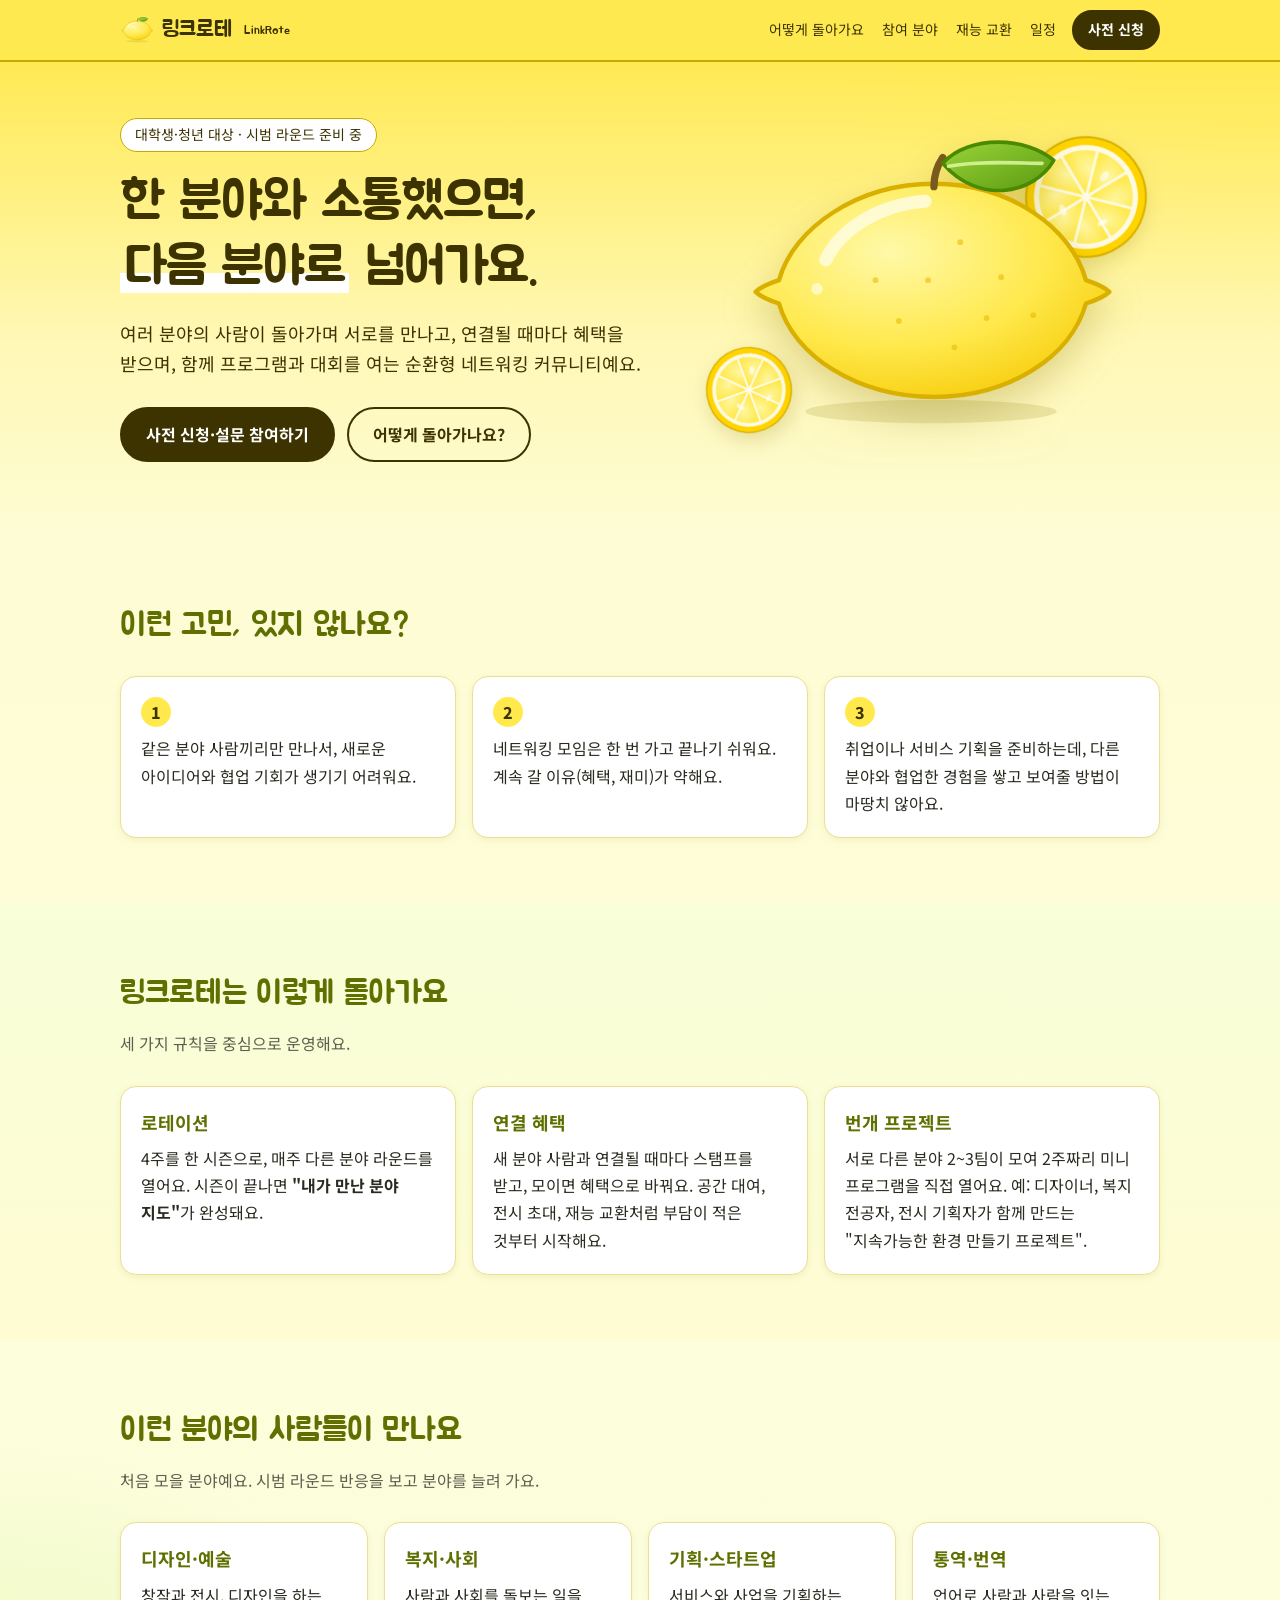
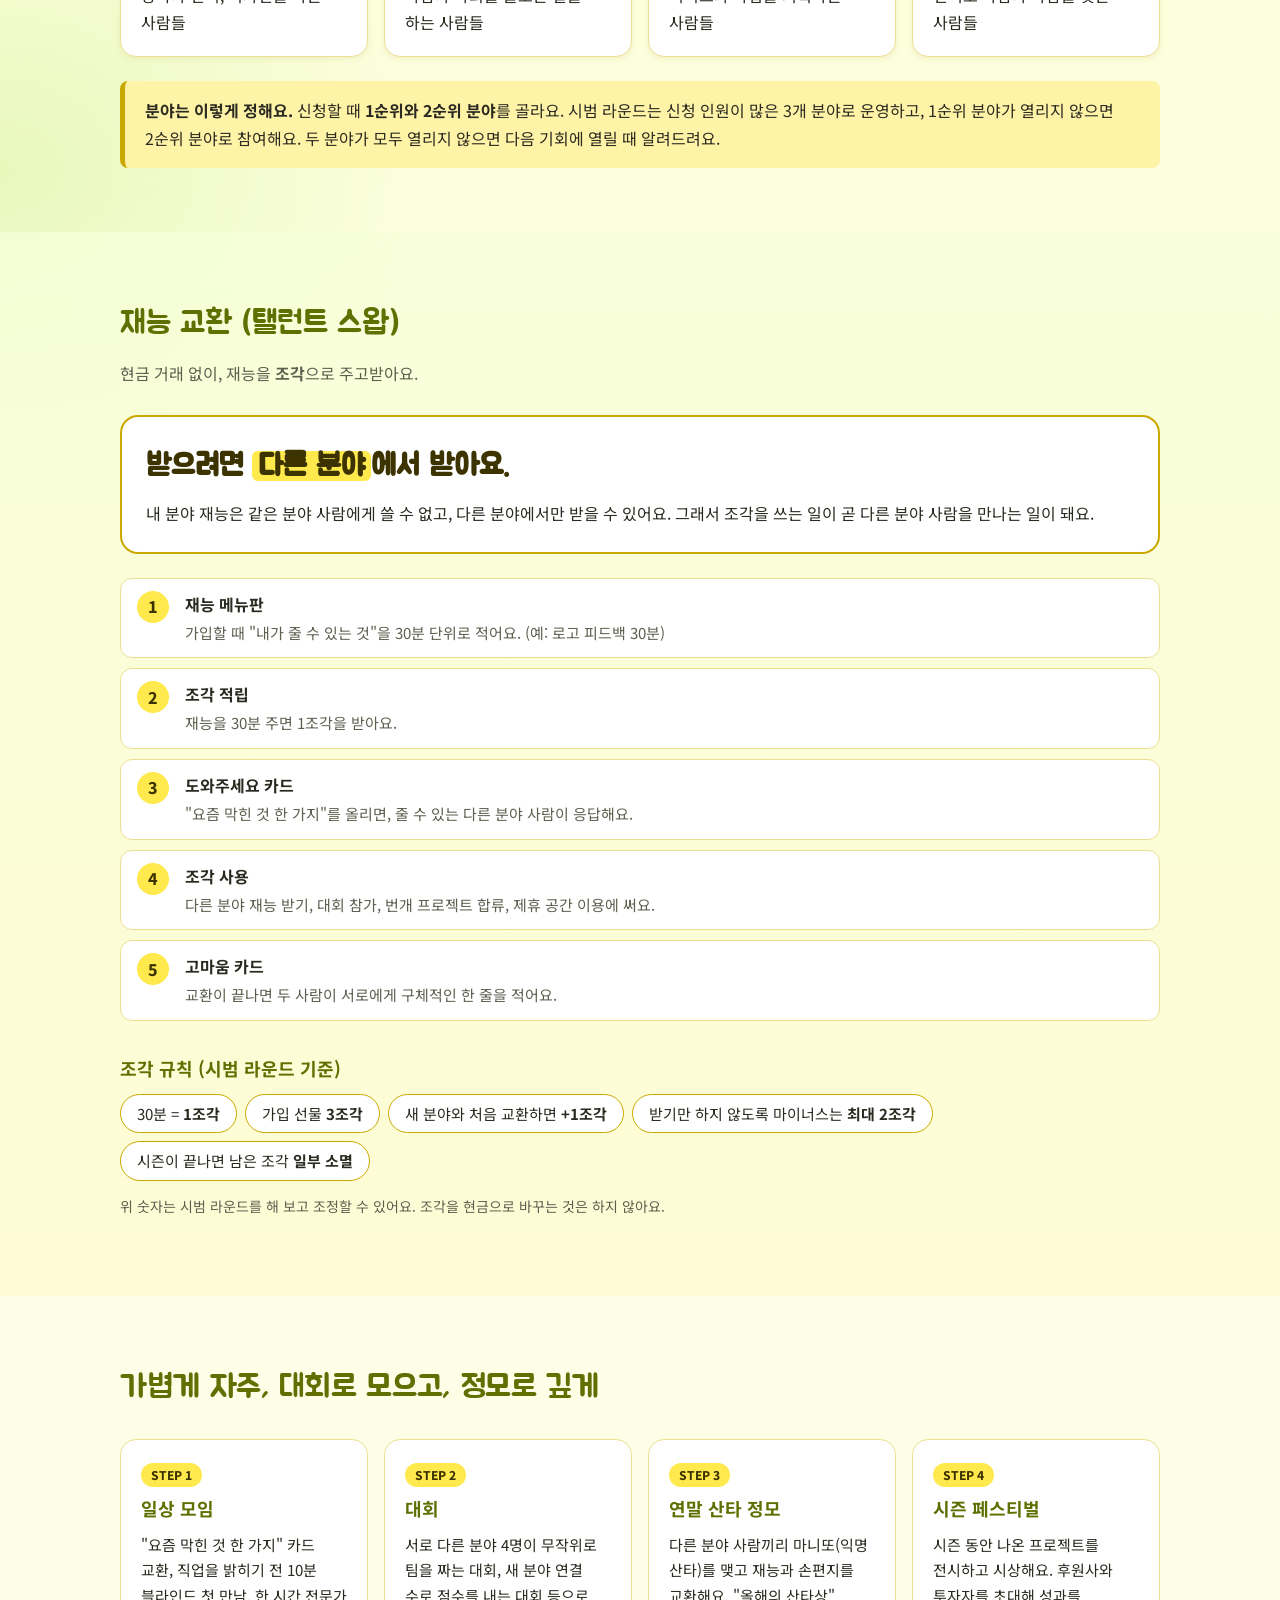
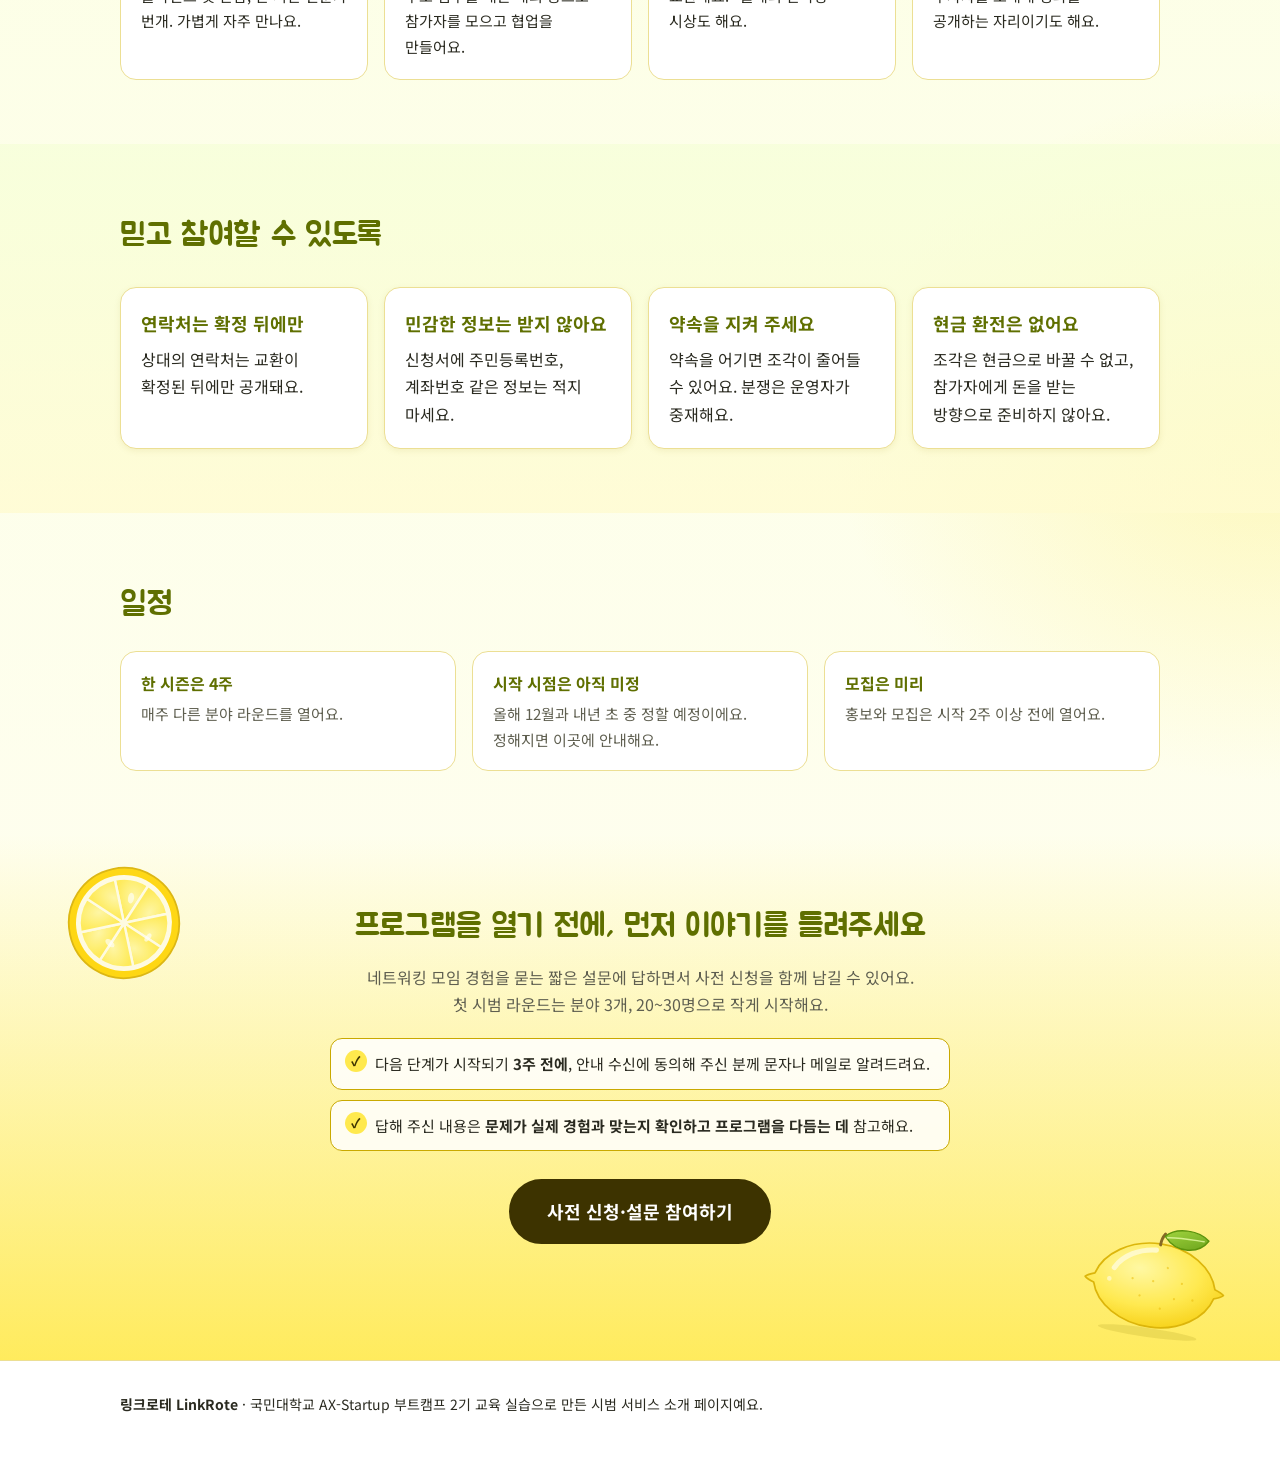
<file: 링크로테_MVP.html>
<!DOCTYPE html>
<html lang="ko">
<head>
<meta charset="utf-8">
<meta name="viewport" content="width=device-width, initial-scale=1">
<title>링크로테 | 분야를 돌아가며 만나는 순환 네트워킹</title>
<meta name="description" content="여러 분야의 사람이 돌아가며 서로를 만나고, 연결될 때마다 혜택을 받으며, 함께 프로그램과 대회를 여는 순환형 네트워킹 커뮤니티, 링크로테.">
<link rel="icon" type="image/svg+xml" href="[data-uri]">
<link rel="preconnect" href="https://fonts.googleapis.com">
<link rel="preconnect" href="https://fonts.gstatic.com" crossorigin>
<link href="https://fonts.googleapis.com/css2?family=Jua&family=Noto+Sans+KR:wght@400;500;700;800&display=swap" rel="stylesheet">
<style>
/* 링크로테 소개·모집 페이지 모양 (레몬 테마) */
/* 색을 바꾸고 싶으면 아래 :root 안의 색 값만 고치면 됩니다. */
:root {
  --lemon: #ffe94d;      /* 레몬색: 버튼, 강조 바탕 */
  --on-lemon: #3d3300;   /* 레몬색 바탕 위의 어두운 글자 */
  --lemon-line: #c9a900; /* 레몬색 버튼 테두리 */
  --main: #5f6f00;       /* 제목·강조 글자(진한 라임 올리브) */
  --soft: #fff3a8;       /* 연한 레몬 */
  --bg: #fffef2;
  --alt: #fffbd0;        /* 번갈아 나오는 구역 배경 */
  --card: #ffffff;
  --text: #2a2a20;
  --muted: #5f5f50;
  --line: #ecdf94;
  --peach: #ffe8cc;
}
* { box-sizing: border-box; }
html { scroll-behavior: smooth; }
/* 글꼴: 제목은 '주아(Jua)', 본문은 '노토 산스 KR'. 인터넷에서 못 불러오면 맑은 고딕이 대신 쓰여요. */
body { margin: 0; font-family: "Noto Sans KR", "Malgun Gothic", "맑은 고딕", system-ui, sans-serif; color: var(--text); line-height: 1.7; font-size: 16px; word-break: keep-all;
  /* 배경: 레몬빛 햇살 + 연한 라임 초록이 자연스럽게 섞이는 부드러운 색 */
  background-color: var(--bg);
  background-image:
    radial-gradient(760px 480px at 100% 0%, rgba(255, 233, 77, .55), transparent 62%),
    radial-gradient(680px 520px at 0% 38%, rgba(190, 235, 120, .32), transparent 62%),
    radial-gradient(720px 560px at 100% 78%, rgba(255, 233, 77, .30), transparent 62%),
    linear-gradient(180deg, #fffbd0 0%, #fbffe0 46%, #fffef2 100%); }
.jua, .logo, .hero h1, .sec h2, .big-rule { font-family: "Jua", "Noto Sans KR", "Malgun Gothic", "맑은 고딕", sans-serif; font-weight: 400; }
.wrap { width: min(1040px, 100% - 32px); margin: 0 auto; }
a { color: var(--main); }
:focus-visible { outline: 3px solid var(--main); outline-offset: 2px; }

/* 맨 위 메뉴 */
.top { position: sticky; top: 0; z-index: 10; background: rgba(255, 233, 77, .96); border-bottom: 2px solid var(--lemon-line); }
.top-in { display: flex; align-items: center; justify-content: space-between; gap: 12px; flex-wrap: wrap; padding: 10px 0; }
.logo { display: inline-flex; align-items: center; gap: 8px; font-size: 22px; color: var(--on-lemon); text-decoration: none; }
.logo img { width: 34px; height: auto; display: block; }
.logo small { font-size: 12px; font-weight: 400; margin-left: 4px; }
.top nav { display: flex; align-items: center; gap: 4px 14px; flex-wrap: wrap; font-size: 14px; }
.top nav a { color: var(--on-lemon); text-decoration: none; padding: 4px 2px; }
.top nav a:hover { text-decoration: underline; }
.top nav a.btn { color: #fff; padding: 6px 14px; text-decoration: none; }

/* 버튼 */
.btn { display: inline-block; background: var(--on-lemon); color: #fff; font-weight: 700; text-decoration: none; padding: 12px 24px; border-radius: 999px; border: 2px solid var(--on-lemon); font-size: 16px; }
.btn:hover { background: #5b4b00; }
.btn.small { padding: 6px 14px; font-size: 14px; }
.btn.big { padding: 15px 36px; font-size: 18px; }
.btn.ghost { background: transparent; color: var(--on-lemon); }
.btn.ghost:hover { background: rgba(61, 51, 0, .08); }

/* 첫 화면 */
.hero { background: linear-gradient(180deg, rgba(255, 233, 77, .95) 0%, rgba(255, 246, 168, .7) 58%, rgba(255, 254, 242, 0) 100%); padding: 56px 0 72px; overflow: hidden; }
.hero-grid { display: grid; grid-template-columns: 1.1fr .9fr; gap: 24px; align-items: center; }
.badge { display: inline-block; margin: 0 0 18px; padding: 4px 14px; background: #fff; border: 1px solid var(--lemon-line); border-radius: 999px; font-size: 14px; color: var(--on-lemon); }
.hero h1 { margin: 0 0 18px; font-size: clamp(30px, 6vw, 52px); line-height: 1.25; color: var(--on-lemon); letter-spacing: -0.02em; }
.hero h1 em { font-style: normal; background: linear-gradient(transparent 62%, #ffffff 62%); padding: 0 4px; }
.lead { max-width: 640px; margin: 0 0 28px; font-size: 18px; color: var(--on-lemon); }
.cta { display: flex; gap: 12px; flex-wrap: wrap; }

/* 구역 */
.sec { padding: 64px 0; }
.sec.alt { background: linear-gradient(180deg, rgba(246, 255, 217, .78) 0%, rgba(255, 251, 208, .78) 100%); }
.sec h2 { margin: 0 0 10px; font-size: clamp(24px, 4vw, 32px); color: var(--main); letter-spacing: -0.01em; }
.sub { margin: 0 0 28px; color: var(--muted); }
.mini { margin: 32px 0 10px; font-size: 18px; color: var(--main); }
.fine { font-size: 14px; color: var(--muted); }

/* 카드 */
.cards { list-style: none; margin: 24px 0 0; padding: 0; display: grid; gap: 16px; }
.cards.three { grid-template-columns: repeat(auto-fit, minmax(240px, 1fr)); }
.cards.four { grid-template-columns: repeat(auto-fit, minmax(210px, 1fr)); }
.cards li { background: var(--card); border: 1px solid var(--line); border-radius: 16px; padding: 20px; box-shadow: 0 2px 6px rgba(150, 125, 0, .1); }
.cards h3 { margin: 0 0 8px; font-size: 18px; color: var(--main); }
.cards p { margin: 0; }
.num { display: inline-grid; place-items: center; width: 30px; height: 30px; margin-bottom: 8px; border-radius: 50%; background: var(--lemon); color: var(--on-lemon); font-weight: 800; }

/* 안내 상자 */
.note { margin-top: 24px; padding: 16px 20px; background: var(--soft); border-left: 5px solid var(--lemon-line); border-radius: 8px; }

/* 재능 교환 */
.rule { margin: 8px 0 24px; padding: 24px; background: var(--card); border: 2px solid var(--lemon-line); border-radius: 18px; }
.rule p { margin: 0; }
.big-rule { font-size: clamp(22px, 4vw, 30px); font-weight: 800; color: var(--on-lemon); margin-bottom: 8px !important; }
.big-rule em { font-style: normal; background: var(--lemon); padding: 0 6px; border-radius: 6px; }
.steps { list-style: none; counter-reset: s; margin: 0; padding: 0; display: grid; gap: 10px; }
.steps li { counter-increment: s; display: grid; grid-template-columns: 36px 1fr; gap: 2px 12px; align-items: start; background: var(--card); border: 1px solid var(--line); border-radius: 12px; padding: 12px 16px; }
.steps li::before { content: counter(s); grid-row: span 2; display: grid; place-items: center; width: 32px; height: 32px; border-radius: 50%; background: var(--lemon); color: var(--on-lemon); font-weight: 800; }
.steps li span { color: var(--muted); font-size: 15px; }
.chips { list-style: none; display: flex; flex-wrap: wrap; gap: 8px; margin: 0; padding: 0; }
.chips li { background: var(--card); border: 1px solid var(--lemon-line); border-radius: 999px; padding: 6px 16px; font-size: 15px; }

/* 프로그램 흐름 */
.flow { list-style: none; margin: 24px 0 0; padding: 0; display: grid; gap: 16px; grid-template-columns: repeat(auto-fit, minmax(230px, 1fr)); }
.flow li { background: var(--card); border: 1px solid var(--line); border-radius: 16px; padding: 20px; position: relative; }
.flow h3 { margin: 6px 0 8px; font-size: 18px; color: var(--main); }
.flow p { margin: 0; font-size: 15px; }
.step { display: inline-block; background: var(--lemon); color: var(--on-lemon); font-size: 12px; font-weight: 800; padding: 2px 10px; border-radius: 999px; }

/* 일정 */
.sched { display: grid; gap: 16px; grid-template-columns: repeat(auto-fit, minmax(240px, 1fr)); margin-top: 20px; }
.sched div { background: var(--card); border: 1px solid var(--line); border-radius: 16px; padding: 18px 20px; }
.sched b { color: var(--main); }
.sched p { margin: 4px 0 0; color: var(--muted); font-size: 15px; }

/* 신청 */
.apply { position: relative; overflow: hidden; text-align: center; background: linear-gradient(180deg, rgba(255, 254, 242, 0) 0%, rgba(255, 233, 77, .9) 100%); }
.apply .wrap { position: relative; z-index: 1; }
.apply .sub { margin-bottom: 20px; }
.notes { list-style: none; max-width: 620px; margin: 0 auto 28px; padding: 0; display: grid; gap: 10px; text-align: left; }
.notes li { background: rgba(255, 255, 255, .85); border: 1px solid var(--lemon-line); border-radius: 12px; padding: 12px 16px 12px 44px; position: relative; font-size: 15px; }
.notes li::before { content: "✓"; position: absolute; left: 14px; top: 11px; width: 22px; height: 22px; display: grid; place-items: center; border-radius: 50%; background: var(--lemon); color: var(--on-lemon); font-weight: 800; font-size: 13px; }
#apply-msg { min-height: 24px; margin-top: 14px; color: var(--on-lemon); font-weight: 700; }

/* 맨 아래 */
footer { padding: 28px 0 40px; background: #fff; border-top: 1px solid var(--line); font-size: 14px; }
footer p { margin: 4px 0; }

/* 레몬 그림 */
.hero-art { position: relative; min-height: 300px; }
.hero-art .lemon { position: relative; z-index: 2; display: block; width: min(380px, 100%); margin: 0 auto; filter: drop-shadow(0 16px 18px rgba(140, 115, 0, .28)); animation: bob 6s ease-in-out infinite; }
.hero-art .slice { position: absolute; z-index: 1; filter: drop-shadow(0 8px 10px rgba(140, 115, 0, .22)); }
.hero-art .s1 { width: 130px; top: -8px; right: 2%; transform: rotate(14deg); animation: turn 40s linear infinite; }
.hero-art .s2 { width: 92px; bottom: 4px; left: 0; transform: rotate(-20deg); }
.deco { position: absolute; z-index: 0; pointer-events: none; opacity: .9; }
.apply .d1 { width: 120px; left: 5%; top: 28px; transform: rotate(-12deg); }
.apply .d2 { width: 150px; right: 4%; bottom: 18px; transform: rotate(8deg); }
@keyframes bob { 0%, 100% { transform: translateY(0) rotate(-3deg); } 50% { transform: translateY(-10px) rotate(2deg); } }
@keyframes turn { from { transform: rotate(14deg); } to { transform: rotate(374deg); } }
@media (max-width: 820px) {
  .hero-grid { grid-template-columns: 1fr; }
  .hero-art { min-height: 230px; }
  .hero-art .lemon { width: 250px; }
  .hero-art .s1 { width: 96px; right: 4%; }
  .hero-art .s2 { width: 70px; }
  .apply .deco { opacity: .35; }
}
@media (prefers-reduced-motion: reduce) { .hero-art .lemon, .hero-art .s1 { animation: none; } }

@media (max-width: 560px) {
  .hero { padding: 48px 0 56px; }
  .sec { padding: 44px 0; }
  .lead { font-size: 16px; }
  .top nav a:not(.btn) { display: none; }
}
@media (prefers-reduced-motion: reduce) { html { scroll-behavior: auto; } }

</style>
</head>
<body>

<header class="top">
  <div class="wrap top-in">
    <a class="logo" href="#top"><img src="[data-uri]" alt="" aria-hidden="true">링크로테 <small>LinkRote</small></a>
    <nav aria-label="페이지 안 메뉴">
      <a href="#how">어떻게 돌아가요</a>
      <a href="#fields">참여 분야</a>
      <a href="#swap">재능 교환</a>
      <a href="#schedule">일정</a>
      <a class="btn small" href="#apply" data-apply>사전 신청</a>
    </nav>
  </div>
</header>

<main id="top">

  <!-- 첫 화면 -->
  <section class="hero">
    <div class="wrap hero-grid">
      <div class="hero-text">
      <p class="badge">대학생·청년 대상 · 시범 라운드 준비 중</p>
      <h1>한 분야와 소통했으면,<br><em>다음 분야로</em> 넘어가요.</h1>
      <p class="lead">여러 분야의 사람이 돌아가며 서로를 만나고, 연결될 때마다 혜택을 받으며, 함께 프로그램과 대회를 여는 순환형 네트워킹 커뮤니티예요.</p>
      <div class="cta">
        <a class="btn" href="#apply" data-apply>사전 신청·설문 참여하기</a>
        <a class="btn ghost" href="#how">어떻게 돌아가나요?</a>
      </div>
      </div>
      <div class="hero-art" aria-hidden="true">
        <img class="slice s1" src="[data-uri]" alt="">
        <img class="slice s2" src="[data-uri]" alt="">
        <img class="lemon" src="[data-uri]" alt="">
      </div>
    </div>
  </section>

  <!-- 문제 -->
  <section class="sec">
    <div class="wrap">
      <h2>이런 고민, 있지 않나요?</h2>
      <ul class="cards three">
        <li><span class="num">1</span><p>같은 분야 사람끼리만 만나서, 새로운 아이디어와 협업 기회가 생기기 어려워요.</p></li>
        <li><span class="num">2</span><p>네트워킹 모임은 한 번 가고 끝나기 쉬워요. 계속 갈 이유(혜택, 재미)가 약해요.</p></li>
        <li><span class="num">3</span><p>취업이나 서비스 기획을 준비하는데, 다른 분야와 협업한 경험을 쌓고 보여줄 방법이 마땅치 않아요.</p></li>
      </ul>
    </div>
  </section>

  <!-- 규칙 -->
  <section class="sec alt" id="how">
    <div class="wrap">
      <h2>링크로테는 이렇게 돌아가요</h2>
      <p class="sub">세 가지 규칙을 중심으로 운영해요.</p>
      <ol class="cards three">
        <li><h3>로테이션</h3><p>4주를 한 시즌으로, 매주 다른 분야 라운드를 열어요. 시즌이 끝나면 <b>"내가 만난 분야 지도"</b>가 완성돼요.</p></li>
        <li><h3>연결 혜택</h3><p>새 분야 사람과 연결될 때마다 스탬프를 받고, 모이면 혜택으로 바꿔요. 공간 대여, 전시 초대, 재능 교환처럼 부담이 적은 것부터 시작해요.</p></li>
        <li><h3>번개 프로젝트</h3><p>서로 다른 분야 2~3팀이 모여 2주짜리 미니 프로그램을 직접 열어요. 예: 디자이너, 복지 전공자, 전시 기획자가 함께 만드는 "지속가능한 환경 만들기 프로젝트".</p></li>
      </ol>
    </div>
  </section>

  <!-- 분야 -->
  <section class="sec" id="fields">
    <div class="wrap">
      <h2>이런 분야의 사람들이 만나요</h2>
      <p class="sub">처음 모을 분야예요. 시범 라운드 반응을 보고 분야를 늘려 가요.</p>
      <ul class="cards four">
        <li><h3>디자인·예술</h3><p>창작과 전시, 디자인을 하는 사람들</p></li>
        <li><h3>복지·사회</h3><p>사람과 사회를 돌보는 일을 하는 사람들</p></li>
        <li><h3>기획·스타트업</h3><p>서비스와 사업을 기획하는 사람들</p></li>
        <li><h3>통역·번역</h3><p>언어로 사람과 사람을 잇는 사람들</p></li>
      </ul>
      <div class="note">
        <b>분야는 이렇게 정해요.</b> 신청할 때 <b>1순위와 2순위 분야</b>를 골라요. 시범 라운드는 신청 인원이 많은 3개 분야로 운영하고, 1순위 분야가 열리지 않으면 2순위 분야로 참여해요. 두 분야가 모두 열리지 않으면 다음 기회에 열릴 때 알려드려요.
      </div>
    </div>
  </section>

  <!-- 재능 교환 -->
  <section class="sec alt" id="swap">
    <div class="wrap">
      <h2>재능 교환 (탤런트 스왑)</h2>
      <p class="sub">현금 거래 없이, 재능을 <b>조각</b>으로 주고받아요.</p>
      <div class="rule">
        <p class="big-rule">받으려면 <em>다른 분야</em>에서 받아요.</p>
        <p>내 분야 재능은 같은 분야 사람에게 쓸 수 없고, 다른 분야에서만 받을 수 있어요. 그래서 조각을 쓰는 일이 곧 다른 분야 사람을 만나는 일이 돼요.</p>
      </div>
      <ol class="steps">
        <li><b>재능 메뉴판</b><span>가입할 때 "내가 줄 수 있는 것"을 30분 단위로 적어요. (예: 로고 피드백 30분)</span></li>
        <li><b>조각 적립</b><span>재능을 30분 주면 1조각을 받아요.</span></li>
        <li><b>도와주세요 카드</b><span>"요즘 막힌 것 한 가지"를 올리면, 줄 수 있는 다른 분야 사람이 응답해요.</span></li>
        <li><b>조각 사용</b><span>다른 분야 재능 받기, 대회 참가, 번개 프로젝트 합류, 제휴 공간 이용에 써요.</span></li>
        <li><b>고마움 카드</b><span>교환이 끝나면 두 사람이 서로에게 구체적인 한 줄을 적어요.</span></li>
      </ol>
      <h3 class="mini">조각 규칙 (시범 라운드 기준)</h3>
      <ul class="chips">
        <li>30분 = <b>1조각</b></li>
        <li>가입 선물 <b>3조각</b></li>
        <li>새 분야와 처음 교환하면 <b>+1조각</b></li>
        <li>받기만 하지 않도록 마이너스는 <b>최대 2조각</b></li>
        <li>시즌이 끝나면 남은 조각 <b>일부 소멸</b></li>
      </ul>
      <p class="fine">위 숫자는 시범 라운드를 해 보고 조정할 수 있어요. 조각을 현금으로 바꾸는 것은 하지 않아요.</p>
    </div>
  </section>

  <!-- 프로그램 -->
  <section class="sec">
    <div class="wrap">
      <h2>가볍게 자주, 대회로 모으고, 정모로 깊게</h2>
      <ol class="flow">
        <li><span class="step">STEP 1</span><h3>일상 모임</h3><p>"요즘 막힌 것 한 가지" 카드 교환, 직업을 밝히기 전 10분 블라인드 첫 만남, 한 시간 전문가 번개. 가볍게 자주 만나요.</p></li>
        <li><span class="step">STEP 2</span><h3>대회</h3><p>서로 다른 분야 4명이 무작위로 팀을 짜는 대회, 새 분야 연결 수로 점수를 내는 대회 등으로 참가자를 모으고 협업을 만들어요.</p></li>
        <li><span class="step">STEP 3</span><h3>연말 산타 정모</h3><p>다른 분야 사람끼리 마니또(익명 산타)를 맺고 재능과 손편지를 교환해요. "올해의 산타상" 시상도 해요.</p></li>
        <li><span class="step">STEP 4</span><h3>시즌 페스티벌</h3><p>시즌 동안 나온 프로젝트를 전시하고 시상해요. 후원사와 투자자를 초대해 성과를 공개하는 자리이기도 해요.</p></li>
      </ol>
    </div>
  </section>

  <!-- 약속 -->
  <section class="sec alt">
    <div class="wrap">
      <h2>믿고 참여할 수 있도록</h2>
      <ul class="cards four">
        <li><h3>연락처는 확정 뒤에만</h3><p>상대의 연락처는 교환이 확정된 뒤에만 공개돼요.</p></li>
        <li><h3>민감한 정보는 받지 않아요</h3><p>신청서에 주민등록번호, 계좌번호 같은 정보는 적지 마세요.</p></li>
        <li><h3>약속을 지켜 주세요</h3><p>약속을 어기면 조각이 줄어들 수 있어요. 분쟁은 운영자가 중재해요.</p></li>
        <li><h3>현금 환전은 없어요</h3><p>조각은 현금으로 바꿀 수 없고, 참가자에게 돈을 받는 방향으로 준비하지 않아요.</p></li>
      </ul>
    </div>
  </section>

  <!-- 일정 -->
  <section class="sec" id="schedule">
    <div class="wrap">
      <h2>일정</h2>
      <div class="sched">
        <div><b>한 시즌은 4주</b><p>매주 다른 분야 라운드를 열어요.</p></div>
        <div><b>시작 시점은 아직 미정</b><p>올해 12월과 내년 초 중 정할 예정이에요. 정해지면 이곳에 안내해요.</p></div>
        <div><b>모집은 미리</b><p>홍보와 모집은 시작 2주 이상 전에 열어요.</p></div>
      </div>
    </div>
  </section>

  <!-- 신청 -->
  <section class="sec apply" id="apply">
    <img class="deco d1" src="[data-uri]" alt="" aria-hidden="true">
    <img class="deco d2" src="[data-uri]" alt="" aria-hidden="true">
    <div class="wrap">
      <h2>프로그램을 열기 전에, 먼저 이야기를 들려주세요</h2>
      <p class="sub">네트워킹 모임 경험을 묻는 짧은 설문에 답하면서 사전 신청을 함께 남길 수 있어요.<br>첫 시범 라운드는 분야 3개, 20~30명으로 작게 시작해요.</p>
      <ul class="notes">
        <li>다음 단계가 시작되기 <b>3주 전에</b>, 안내 수신에 동의해 주신 분께 문자나 메일로 알려드려요.</li>
        <li>답해 주신 내용은 <b>문제가 실제 경험과 맞는지 확인하고 프로그램을 다듬는 데</b> 참고해요.</li>
      </ul>
      <a class="btn big" href="#apply" data-apply>사전 신청·설문 참여하기</a>
      <p class="fine" id="apply-msg" role="status"></p>
    </div>
  </section>

</main>

<footer>
  <div class="wrap">
    <p><b>링크로테 LinkRote</b> · 국민대학교 AX-Startup 부트캠프 2기 교육 실습으로 만든 시범 서비스 소개 페이지예요.</p>
  </div>
</footer>

<script>
/* 신청 버튼 설정
   구글 폼을 만들면 아래 따옴표 안에 폼 주소를 붙여 넣으세요. 예: 'https://forms.gle/abcdEFGH'
   비워 두면 신청 버튼을 눌렀을 때 "준비 중" 안내가 나와요. */
var FORM_URL = 'https://docs.google.com/forms/d/e/1FAIpQLSdgKWpyEdGZkxTXvHGN_Dna2N7EGoRFpGXIlpROQQZymTZ7jw/viewform';

(function () {
  var msg = document.getElementById('apply-msg');
  var links = document.querySelectorAll('[data-apply]');
  Array.prototype.forEach.call(links, function (a) {
    if (FORM_URL) {
      a.href = FORM_URL;
      a.target = '_blank';
      a.rel = 'noopener noreferrer';
    } else {
      a.addEventListener('click', function (e) {
        e.preventDefault();
        var target = document.getElementById('apply');
        if (target) target.scrollIntoView({ behavior: 'smooth' });
        if (msg) msg.textContent = '신청 링크는 준비 중이에요. 곧 열리면 이곳에 안내할게요.';
      });
    }
  });
})();
</script>
</body>
</html>
</file>
<file: css/landing.css>
/* 링크로테 소개·모집 페이지 모양 (레몬 테마) */
/* 색을 바꾸고 싶으면 아래 :root 안의 색 값만 고치면 됩니다. */
:root {
  --lemon: #ffe94d;      /* 레몬색: 버튼, 강조 바탕 */
  --on-lemon: #3d3300;   /* 레몬색 바탕 위의 어두운 글자 */
  --lemon-line: #c9a900; /* 레몬색 버튼 테두리 */
  --main: #5f6f00;       /* 제목·강조 글자(진한 라임 올리브) */
  --soft: #fff3a8;       /* 연한 레몬 */
  --bg: #fffef2;
  --alt: #fffbd0;        /* 번갈아 나오는 구역 배경 */
  --card: #ffffff;
  --text: #2a2a20;
  --muted: #5f5f50;
  --line: #ecdf94;
  --peach: #ffe8cc;
}
* { box-sizing: border-box; }
html { scroll-behavior: smooth; }
/* 글꼴: 제목은 '주아(Jua)', 본문은 '노토 산스 KR'. 인터넷에서 못 불러오면 맑은 고딕이 대신 쓰여요. */
body { margin: 0; font-family: "Noto Sans KR", "Malgun Gothic", "맑은 고딕", system-ui, sans-serif; color: var(--text); line-height: 1.7; font-size: 16px; word-break: keep-all;
  /* 배경: 레몬빛 햇살 + 연한 라임 초록이 자연스럽게 섞이는 부드러운 색 */
  background-color: var(--bg);
  background-image:
    radial-gradient(760px 480px at 100% 0%, rgba(255, 233, 77, .55), transparent 62%),
    radial-gradient(680px 520px at 0% 38%, rgba(190, 235, 120, .32), transparent 62%),
    radial-gradient(720px 560px at 100% 78%, rgba(255, 233, 77, .30), transparent 62%),
    linear-gradient(180deg, #fffbd0 0%, #fbffe0 46%, #fffef2 100%); }
.jua, .logo, .hero h1, .sec h2, .big-rule { font-family: "Jua", "Noto Sans KR", "Malgun Gothic", "맑은 고딕", sans-serif; font-weight: 400; }
.wrap { width: min(1040px, 100% - 32px); margin: 0 auto; }
a { color: var(--main); }
:focus-visible { outline: 3px solid var(--main); outline-offset: 2px; }

/* 맨 위 메뉴 */
.top { position: sticky; top: 0; z-index: 10; background: rgba(255, 233, 77, .96); border-bottom: 2px solid var(--lemon-line); }
.top-in { display: flex; align-items: center; justify-content: space-between; gap: 12px; flex-wrap: wrap; padding: 10px 0; }
.logo { display: inline-flex; align-items: center; gap: 8px; font-size: 22px; color: var(--on-lemon); text-decoration: none; }
.logo img { width: 34px; height: auto; display: block; }
.logo small { font-size: 12px; font-weight: 400; margin-left: 4px; }
.top nav { display: flex; align-items: center; gap: 4px 14px; flex-wrap: wrap; font-size: 14px; }
.top nav a { color: var(--on-lemon); text-decoration: none; padding: 4px 2px; }
.top nav a:hover { text-decoration: underline; }
.top nav a.btn { color: #fff; padding: 6px 14px; text-decoration: none; }

/* 버튼 */
.btn { display: inline-block; background: var(--on-lemon); color: #fff; font-weight: 700; text-decoration: none; padding: 12px 24px; border-radius: 999px; border: 2px solid var(--on-lemon); font-size: 16px; }
.btn:hover { background: #5b4b00; }
.btn.small { padding: 6px 14px; font-size: 14px; }
.btn.big { padding: 15px 36px; font-size: 18px; }
.btn.ghost { background: transparent; color: var(--on-lemon); }
.btn.ghost:hover { background: rgba(61, 51, 0, .08); }

/* 첫 화면 */
.hero { background: linear-gradient(180deg, rgba(255, 233, 77, .95) 0%, rgba(255, 246, 168, .7) 58%, rgba(255, 254, 242, 0) 100%); padding: 56px 0 72px; overflow: hidden; }
.hero-grid { display: grid; grid-template-columns: 1.1fr .9fr; gap: 24px; align-items: center; }
.badge { display: inline-block; margin: 0 0 18px; padding: 4px 14px; background: #fff; border: 1px solid var(--lemon-line); border-radius: 999px; font-size: 14px; color: var(--on-lemon); }
.hero h1 { margin: 0 0 18px; font-size: clamp(30px, 6vw, 52px); line-height: 1.25; color: var(--on-lemon); letter-spacing: -0.02em; }
.hero h1 em { font-style: normal; background: linear-gradient(transparent 62%, #ffffff 62%); padding: 0 4px; }
.lead { max-width: 640px; margin: 0 0 28px; font-size: 18px; color: var(--on-lemon); }
.cta { display: flex; gap: 12px; flex-wrap: wrap; }

/* 구역 */
.sec { padding: 64px 0; }
.sec.alt { background: linear-gradient(180deg, rgba(246, 255, 217, .78) 0%, rgba(255, 251, 208, .78) 100%); }
.sec h2 { margin: 0 0 10px; font-size: clamp(24px, 4vw, 32px); color: var(--main); letter-spacing: -0.01em; }
.sub { margin: 0 0 28px; color: var(--muted); }
.mini { margin: 32px 0 10px; font-size: 18px; color: var(--main); }
.fine { font-size: 14px; color: var(--muted); }

/* 카드 */
.cards { list-style: none; margin: 24px 0 0; padding: 0; display: grid; gap: 16px; }
.cards.three { grid-template-columns: repeat(auto-fit, minmax(240px, 1fr)); }
.cards.four { grid-template-columns: repeat(auto-fit, minmax(210px, 1fr)); }
.cards li { background: var(--card); border: 1px solid var(--line); border-radius: 16px; padding: 20px; box-shadow: 0 2px 6px rgba(150, 125, 0, .1); }
.cards h3 { margin: 0 0 8px; font-size: 18px; color: var(--main); }
.cards p { margin: 0; }
.num { display: inline-grid; place-items: center; width: 30px; height: 30px; margin-bottom: 8px; border-radius: 50%; background: var(--lemon); color: var(--on-lemon); font-weight: 800; }

/* 안내 상자 */
.note { margin-top: 24px; padding: 16px 20px; background: var(--soft); border-left: 5px solid var(--lemon-line); border-radius: 8px; }

/* 재능 교환 */
.rule { margin: 8px 0 24px; padding: 24px; background: var(--card); border: 2px solid var(--lemon-line); border-radius: 18px; }
.rule p { margin: 0; }
.big-rule { font-size: clamp(22px, 4vw, 30px); font-weight: 800; color: var(--on-lemon); margin-bottom: 8px !important; }
.big-rule em { font-style: normal; background: var(--lemon); padding: 0 6px; border-radius: 6px; }
.steps { list-style: none; counter-reset: s; margin: 0; padding: 0; display: grid; gap: 10px; }
.steps li { counter-increment: s; display: grid; grid-template-columns: 36px 1fr; gap: 2px 12px; align-items: start; background: var(--card); border: 1px solid var(--line); border-radius: 12px; padding: 12px 16px; }
.steps li::before { content: counter(s); grid-row: span 2; display: grid; place-items: center; width: 32px; height: 32px; border-radius: 50%; background: var(--lemon); color: var(--on-lemon); font-weight: 800; }
.steps li span { color: var(--muted); font-size: 15px; }
.chips { list-style: none; display: flex; flex-wrap: wrap; gap: 8px; margin: 0; padding: 0; }
.chips li { background: var(--card); border: 1px solid var(--lemon-line); border-radius: 999px; padding: 6px 16px; font-size: 15px; }

/* 프로그램 흐름 */
.flow { list-style: none; margin: 24px 0 0; padding: 0; display: grid; gap: 16px; grid-template-columns: repeat(auto-fit, minmax(230px, 1fr)); }
.flow li { background: var(--card); border: 1px solid var(--line); border-radius: 16px; padding: 20px; position: relative; }
.flow h3 { margin: 6px 0 8px; font-size: 18px; color: var(--main); }
.flow p { margin: 0; font-size: 15px; }
.step { display: inline-block; background: var(--lemon); color: var(--on-lemon); font-size: 12px; font-weight: 800; padding: 2px 10px; border-radius: 999px; }

/* 일정 */
.sched { display: grid; gap: 16px; grid-template-columns: repeat(auto-fit, minmax(240px, 1fr)); margin-top: 20px; }
.sched div { background: var(--card); border: 1px solid var(--line); border-radius: 16px; padding: 18px 20px; }
.sched b { color: var(--main); }
.sched p { margin: 4px 0 0; color: var(--muted); font-size: 15px; }

/* 신청 */
.apply { position: relative; overflow: hidden; text-align: center; background: linear-gradient(180deg, rgba(255, 254, 242, 0) 0%, rgba(255, 233, 77, .9) 100%); }
.apply .wrap { position: relative; z-index: 1; }
.apply .sub { margin-bottom: 20px; }
.notes { list-style: none; max-width: 620px; margin: 0 auto 28px; padding: 0; display: grid; gap: 10px; text-align: left; }
.notes li { background: rgba(255, 255, 255, .85); border: 1px solid var(--lemon-line); border-radius: 12px; padding: 12px 16px 12px 44px; position: relative; font-size: 15px; }
.notes li::before { content: "✓"; position: absolute; left: 14px; top: 11px; width: 22px; height: 22px; display: grid; place-items: center; border-radius: 50%; background: var(--lemon); color: var(--on-lemon); font-weight: 800; font-size: 13px; }
#apply-msg { min-height: 24px; margin-top: 14px; color: var(--on-lemon); font-weight: 700; }

/* 맨 아래 */
footer { padding: 28px 0 40px; background: #fff; border-top: 1px solid var(--line); font-size: 14px; }
footer p { margin: 4px 0; }

/* 레몬 그림 */
.hero-art { position: relative; min-height: 300px; }
.hero-art .lemon { position: relative; z-index: 2; display: block; width: min(380px, 100%); margin: 0 auto; filter: drop-shadow(0 16px 18px rgba(140, 115, 0, .28)); animation: bob 6s ease-in-out infinite; }
.hero-art .slice { position: absolute; z-index: 1; filter: drop-shadow(0 8px 10px rgba(140, 115, 0, .22)); }
.hero-art .s1 { width: 130px; top: -8px; right: 2%; transform: rotate(14deg); animation: turn 40s linear infinite; }
.hero-art .s2 { width: 92px; bottom: 4px; left: 0; transform: rotate(-20deg); }
.deco { position: absolute; z-index: 0; pointer-events: none; opacity: .9; }
.apply .d1 { width: 120px; left: 5%; top: 28px; transform: rotate(-12deg); }
.apply .d2 { width: 150px; right: 4%; bottom: 18px; transform: rotate(8deg); }
@keyframes bob { 0%, 100% { transform: translateY(0) rotate(-3deg); } 50% { transform: translateY(-10px) rotate(2deg); } }
@keyframes turn { from { transform: rotate(14deg); } to { transform: rotate(374deg); } }
@media (max-width: 820px) {
  .hero-grid { grid-template-columns: 1fr; }
  .hero-art { min-height: 230px; }
  .hero-art .lemon { width: 250px; }
  .hero-art .s1 { width: 96px; right: 4%; }
  .hero-art .s2 { width: 70px; }
  .apply .deco { opacity: .35; }
}
@media (prefers-reduced-motion: reduce) { .hero-art .lemon, .hero-art .s1 { animation: none; } }

@media (max-width: 560px) {
  .hero { padding: 48px 0 56px; }
  .sec { padding: 44px 0; }
  .lead { font-size: 16px; }
  .top nav a:not(.btn) { display: none; }
}
@media (prefers-reduced-motion: reduce) { html { scroll-behavior: auto; } }
</file>
<file: prototype/css/style.css>
/* 링크로테 프로토타입 모양(색, 글자 크기, 간격) 설정 파일 */
/* 색을 바꾸고 싶으면 아래 :root 안의 색 값만 고치면 됩니다. (레몬 테마) */
:root {
  --lemon: #ffe94d;      /* 레몬색: 상단 띠, 버튼, 선택된 메뉴 바탕 */
  --on-lemon: #3d3300;   /* 레몬색 바탕 위에 쓰는 어두운 글자색 */
  --lemon-line: #c9a900; /* 레몬색 버튼·메뉴의 테두리 */
  --main: #5f6f00;       /* 제목·강조 글자색(진한 라임 올리브, 밝은 바탕에서 잘 읽힘) */
  --main-light: #fff3a8; /* 연한 레몬: 표 머리글, 태그 바탕 */
  --accent: #7cb518;     /* 포인트 색(라임 그린) */
  --bg: #fffce6;         /* 연한 레몬 배경(배경 그라데이션이 안 될 때의 기본색) */
  --card: #ffffff;
  --text: #222;
  --muted: #5f5f50;
  --line: #ecdf94;
  --err: #b3261e;
  --err-bg: #fdecea;
  --ok-bg: #e6f4ea;
  --warn-bg: #ffe8cc;    /* 안내·경고: 레몬색과 구분되도록 연한 복숭아색 */
}
* { box-sizing: border-box; }
body { margin: 0; font-family: "Malgun Gothic", "맑은 고딕", sans-serif; background-color: var(--bg); background-image: linear-gradient(180deg, #fff6a8 0%, #fffbd0 220px, #fffef2 100%); background-attachment: fixed; color: var(--text); font-size: 15px; line-height: 1.55; min-height: 100vh; }

.topbar { display: flex; justify-content: space-between; align-items: center; flex-wrap: wrap; gap: 8px; background: var(--lemon); color: var(--on-lemon); padding: 10px 16px; border-bottom: 2px solid var(--lemon-line); }
.brand { font-size: 20px; font-weight: bold; }
.brand small { font-size: 12px; font-weight: normal; opacity: .85; margin-left: 6px; }
.viewer label { margin-right: 6px; font-size: 13px; }
.viewer select { padding: 5px 8px; font-size: 14px; }

.notice-bar { background: var(--warn-bg); padding: 8px 16px; font-size: 13px; border-bottom: 1px solid #f0cfa6; }

.menu { display: flex; flex-wrap: wrap; gap: 6px; padding: 10px 16px; background: rgba(255, 255, 255, .85); border-bottom: 1px solid var(--line); align-items: center; }
.menu .group-title { font-size: 12px; color: var(--muted); margin: 0 4px 0 10px; }
.menu a { text-decoration: none; color: var(--main); border: 1px solid var(--main); padding: 4px 10px; border-radius: 16px; font-size: 13px; background: #fff; }
.menu a.active { background: var(--lemon); color: var(--on-lemon); border-color: var(--lemon-line); font-weight: bold; }

.main { max-width: 1080px; margin: 0 auto; padding: 16px; }
h2 { margin: 4px 0 12px; color: var(--main); }
h3 { margin: 18px 0 8px; }
.card { background: var(--card); border: 1px solid var(--line); border-radius: 10px; padding: 14px 16px; margin-bottom: 14px; box-shadow: 0 1px 3px rgba(150, 125, 0, .12); }
.hint { color: var(--muted); font-size: 13px; }
.small { font-size: 12px; }

.flash { padding: 10px 14px; border-radius: 6px; margin-bottom: 12px; border: 1px solid var(--line); }
.flash.ok { background: var(--ok-bg); }
.flash.err { background: var(--err-bg); color: var(--err); }
.flash.warn { background: var(--warn-bg); }

label.block { display: block; margin: 10px 0 3px; font-weight: bold; font-size: 14px; }
input[type=text], input[type=number], input[type=date], input[type=email], select, textarea { padding: 6px 8px; font-size: 14px; border: 1px solid #c4b24a; border-radius: 4px; font-family: inherit; max-width: 100%; background: #fff; }
input[type=text], textarea { width: 100%; max-width: 480px; }
textarea { min-height: 70px; }
.row { display: flex; flex-wrap: wrap; gap: 8px; align-items: center; margin: 6px 0; }

button, .btn { cursor: pointer; font-family: inherit; font-size: 14px; padding: 6px 12px; border-radius: 5px; border: 1px solid var(--lemon-line); background: var(--lemon); color: var(--on-lemon); font-weight: bold; }
button.secondary { background: #fff; color: var(--main); border-color: var(--main); font-weight: normal; }
button.danger { background: #fff; color: var(--err); border-color: var(--err); font-weight: normal; }
button:disabled { background: #e8e6d8; color: #8a8a7a; border-color: #cfcdbd; cursor: not-allowed; font-weight: normal; }

table { border-collapse: collapse; width: 100%; background: #fff; font-size: 13px; }
th, td { border: 1px solid var(--line); padding: 5px 7px; text-align: left; vertical-align: top; }
th { background: var(--main-light); }
.tablewrap { overflow-x: auto; margin-bottom: 12px; }

.tag { display: inline-block; padding: 1px 8px; border-radius: 10px; font-size: 12px; background: var(--main-light); color: var(--main); }
.tag.warn { background: var(--warn-bg); color: #8a4b00; }
.tag.err { background: var(--err-bg); color: var(--err); }
.reason { color: var(--err); font-size: 12px; margin-top: 3px; }
.pos { color: #1b6e3c; font-weight: bold; }
.neg { color: var(--err); font-weight: bold; }
.grid2 { display: grid; grid-template-columns: repeat(auto-fit, minmax(300px, 1fr)); gap: 14px; }
.big { font-size: 28px; font-weight: bold; color: var(--main); }
</file>
